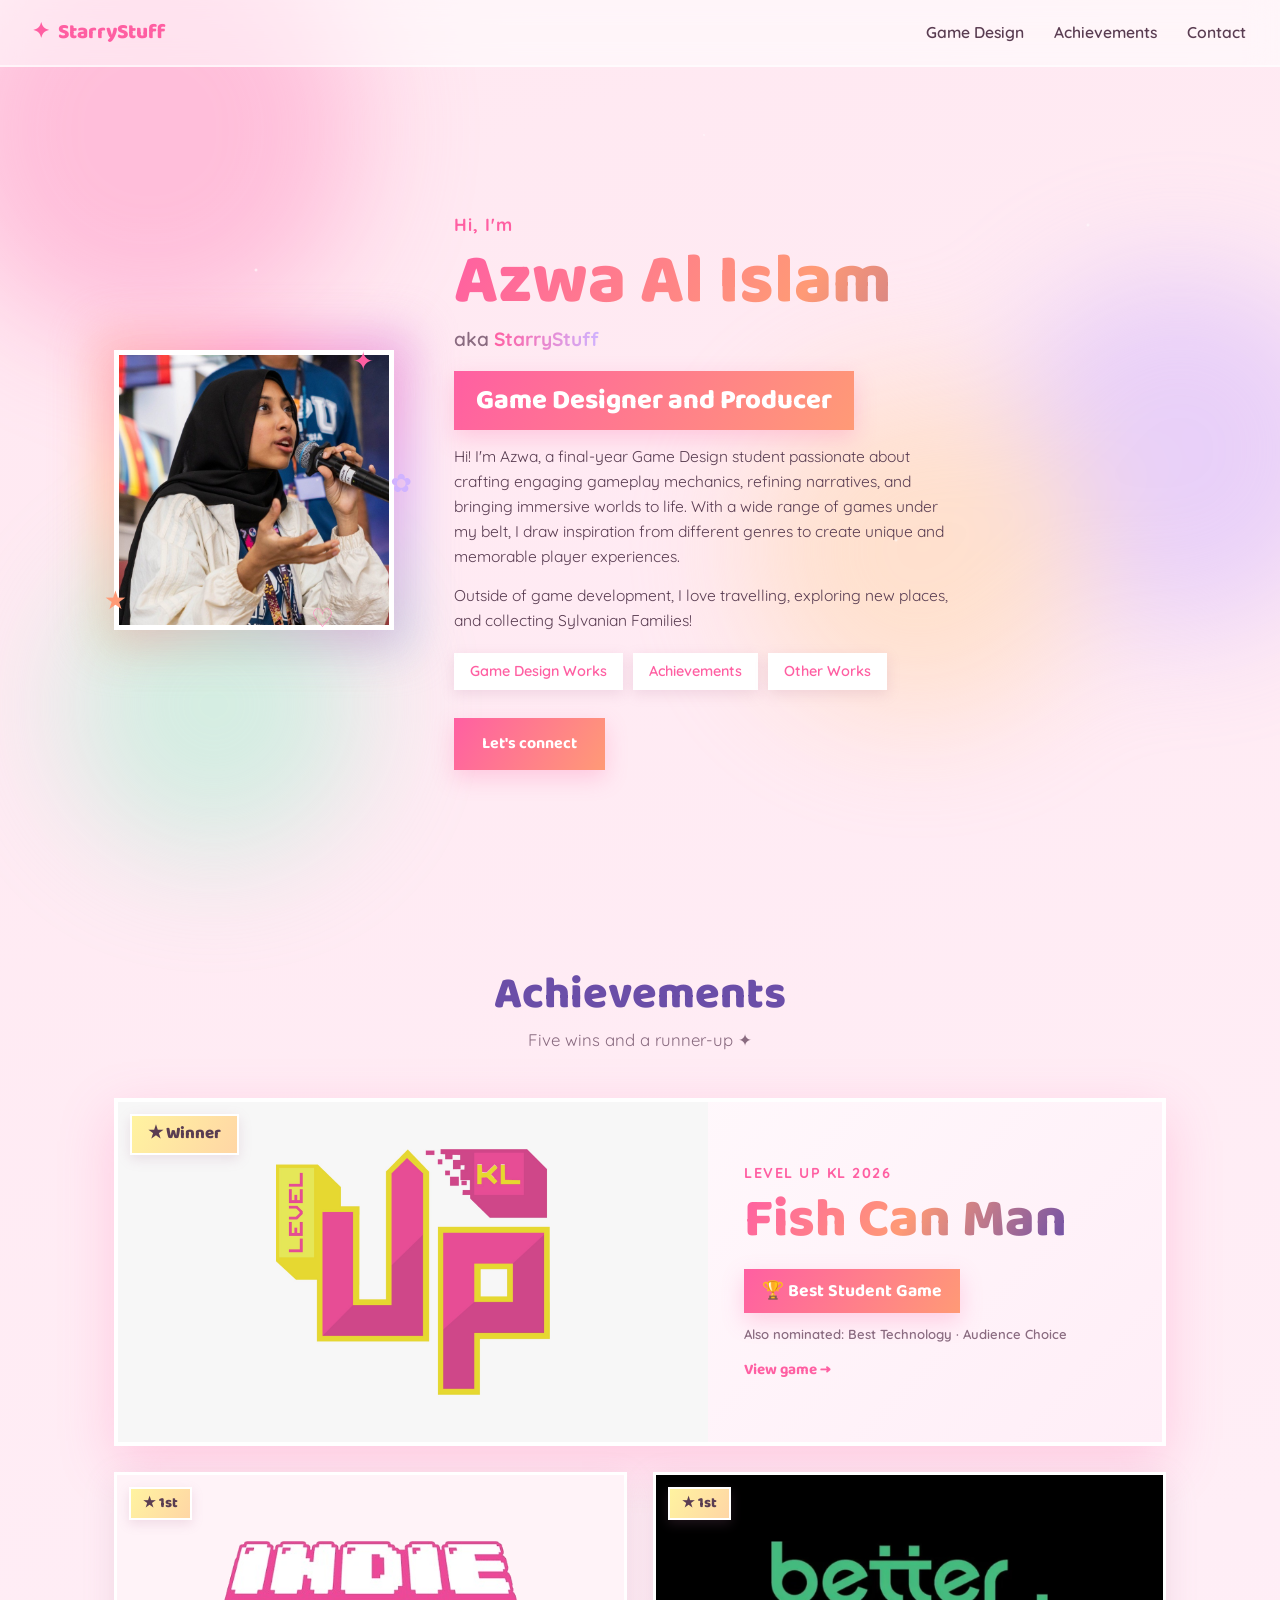
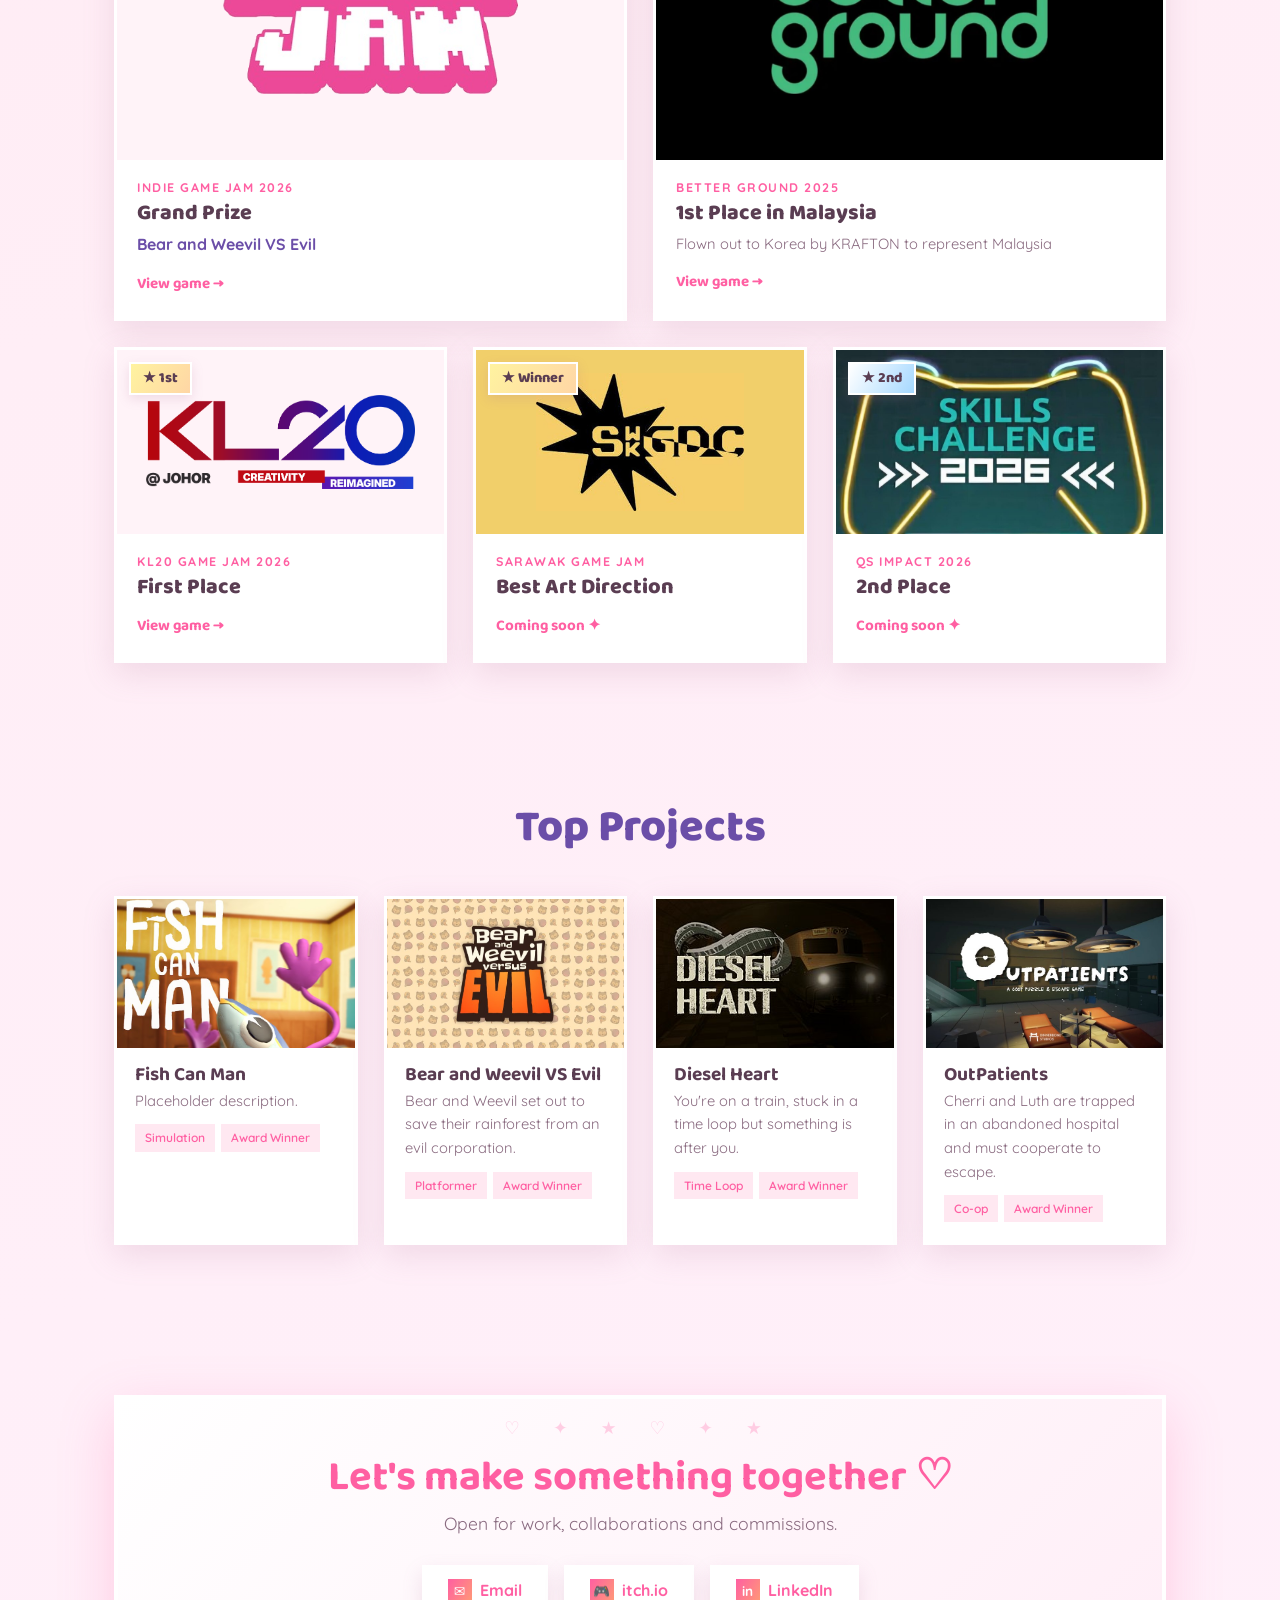
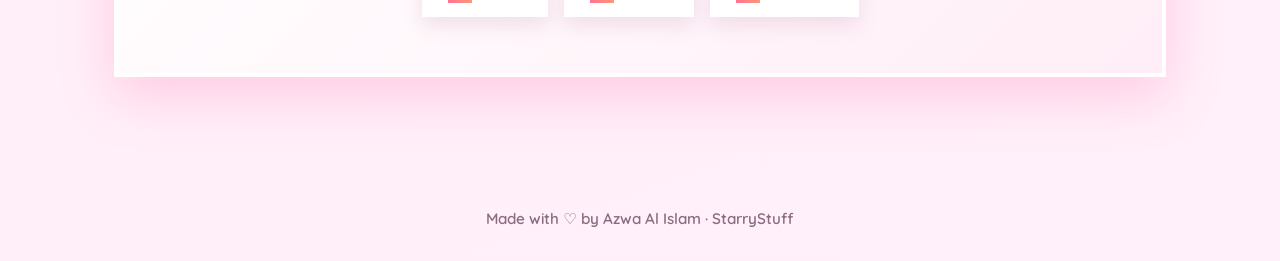
<file: index.html>
<!DOCTYPE html>
<html lang="en">
<head>
  <meta charset="UTF-8" />
  <meta name="viewport" content="width=device-width, initial-scale=1.0" />
  <title>Azwa Al Islam · StarryStuff</title>
  <link rel="preconnect" href="https://fonts.googleapis.com" />
  <link rel="preconnect" href="https://fonts.gstatic.com" crossorigin />
  <link href="https://fonts.googleapis.com/css2?family=Baloo+2:wght@500;600;700;800&family=Quicksand:wght@400;500;600;700&display=swap" rel="stylesheet" />
  <script>document.documentElement.classList.add("js");</script>
  <link rel="stylesheet" href="style.css" />
</head>
<body>
  <div class="bg-blobs" aria-hidden="true">
    <span class="blob blob-1"></span>
    <span class="blob blob-2"></span>
    <span class="blob blob-3"></span>
    <span class="blob blob-4"></span>
  </div>

  <div class="stars" aria-hidden="true"></div>

  <header class="nav" id="nav">
    <a href="#top" class="nav-logo">
      <span class="logo-star">✦</span>
      <span class="logo-text">StarryStuff</span>
    </a>
    <nav class="nav-links">
      <a href="game-design-works.html">Game Design</a>
      <a href="#awards">Achievements</a>
      <a href="#contact">Contact</a>
    </nav>
    <button class="nav-toggle" id="navToggle" aria-label="Toggle menu">
      <span></span><span></span><span></span>
    </button>
  </header>

  <main id="top">
    <section class="hero reveal">
      <div class="hero-art">
        <div class="avatar-frame">
          <div class="avatar-glow"></div>
          <div class="avatar">
            <img src="assets/pfp.png" alt="Azwa Al Islam" class="avatar-img" />
          </div>
          <span class="float-deco deco-1">✦</span>
          <span class="float-deco deco-2">★</span>
          <span class="float-deco deco-3">✿</span>
          <span class="float-deco deco-4">♡</span>
        </div>
      </div>
      <div class="hero-text">
        <p class="hero-eyebrow">Hi, I'm</p>
        <h1 class="hero-title">Azwa Al Islam</h1>
        <p class="hero-sub">aka <span class="grad-text">StarryStuff</span></p>
        <p class="hero-role">Game Designer and Producer</p>
        <p class="hero-desc">Hi! I'm Azwa, a final-year Game Design student passionate about crafting engaging gameplay mechanics, refining narratives, and bringing immersive worlds to life. With a wide range of games under my belt, I draw inspiration from different genres to create unique and memorable player experiences.</p>
        <p class="hero-desc">Outside of game development, I love travelling, exploring new places, and collecting Sylvanian Families!</p>
        <div class="hero-tags">
          <a href="game-design-works.html" class="pill">Game Design Works</a>
          <span class="pill">Achievements</span>
          <span class="pill">Other Works</span>
        </div>
        <div class="hero-cta">
          <a href="#contact" class="btn btn-primary">Let's connect</a>
        </div>
      </div>
    </section>

    <section class="section reveal" id="awards">
      <div class="section-head">
        <h2 class="section-title">Achievements</h2>
        <p class="section-desc">Five wins and a runner-up ✦</p>
      </div>

      <a class="card award-feature" href="fish-can-man.html">
        <div class="award-media has-logo" style="--logo-bg: #f7f7f7">
          <span class="award-rank">★ Winner</span>
          <img class="award-logo" src="assets/awards/level-up-kl.png" alt="Level Up KL logo" />
        </div>
        <div class="award-body">
          <p class="award-event">Level Up KL 2026</p>
          <h3>Fish Can Man</h3>
          <span class="award-prize">🏆 Best Student Game</span>
          <p class="award-nom">Also nominated: Best Technology · Audience Choice</p>
          <span class="award-go">View game →</span>
        </div>
      </a>

      <div class="grid grid-awards-2">
        <a class="card award-card tilt" href="bear-and-weevil.html">
          <div class="award-media has-logo" style="--logo-bg: #fff3f8">
            <span class="award-rank">★ 1st</span>
            <img class="award-logo" src="assets/awards/indie-jam.png" alt="Indie Jam logo" />
          </div>
          <div class="award-body">
            <p class="award-event">Indie Game Jam 2026</p>
            <h3>Grand Prize</h3>
            <p class="award-project">Bear and Weevil VS Evil</p>
            <span class="award-go">View game →</span>
          </div>
        </a>
        <a class="card award-card tilt" href="outpatients.html">
          <div class="award-media has-logo" style="--logo-bg: #000000">
            <span class="award-rank">★ 1st</span>
            <img class="award-logo" src="assets/awards/better-ground.png" alt="Better Ground logo" />
          </div>
          <div class="award-body">
            <p class="award-event">Better Ground 2025</p>
            <h3>1st Place in Malaysia</h3>
            <p class="award-note">Flown out to Korea by KRAFTON to represent Malaysia</p>
            <span class="award-go">View game →</span>
          </div>
        </a>
      </div>

      <div class="grid grid-awards-3">
        <a class="card award-card tilt" href="diesel-heart.html">
          <div class="award-media has-logo" style="--logo-bg: #fff3f8; --logo-pad: 12% 9%">
            <span class="award-rank">★ 1st</span>
            <img class="award-logo" src="assets/awards/kl20.png" alt="KL20 @ Johor logo" />
          </div>
          <div class="award-body">
            <p class="award-event">KL20 Game Jam 2026</p>
            <h3>First Place</h3>
            <span class="award-go">View game →</span>
          </div>
        </a>
        <a class="card award-card tilt" href="#" data-coming-soon>
          <div class="award-media has-logo" style="--logo-bg: #f1cf6a; --logo-pad: 7% 10%">
            <span class="award-rank">★ Winner</span>
            <img class="award-logo" src="assets/awards/sarawak-gdc.png" alt="Sarawak Game Developers Community logo" />
          </div>
          <div class="award-body">
            <p class="award-event">Sarawak Game Jam</p>
            <h3>Best Art Direction</h3>
            <span class="award-go">Coming soon ✦</span>
          </div>
        </a>
        <a class="card award-card tilt" href="#" data-coming-soon>
          <div class="award-media">
            <span class="award-rank rank-2">★ 2nd</span>
            <img src="assets/awards/skills-challenge-2026.jpg" alt="Skills Challenge 2026 poster" />
          </div>
          <div class="award-body">
            <p class="award-event">QS Impact 2026</p>
            <h3>2nd Place</h3>
            <span class="award-go">Coming soon ✦</span>
          </div>
        </a>
      </div>
    </section>

    <section class="section reveal" id="projects">
      <div class="section-head">
        <h2 class="section-title">Top Projects</h2>
      </div>
      <div class="grid grid-art">
        <a class="card card-game tilt" href="fish-can-man.html"><div class="card-thumb thumb-a has-img"><img class="card-img" src="assets/thumbs/fish-can-man.jpg" alt="Fish Can Man thumbnail" loading="lazy" style="object-position: 50% 15%" /><span class="play-badge">View ✦</span></div><div class="card-body"><h3>Fish Can Man</h3><p>Placeholder description.</p><div class="card-tags"><span>Simulation</span><span>Award Winner</span></div></div></a>
        <a class="card card-game tilt" href="bear-and-weevil.html"><div class="card-thumb thumb-b has-img"><img class="card-img" src="assets/thumbs/bear-and-weevil.jpg" alt="Bear and Weevil VS Evil thumbnail" loading="lazy" style="object-position: 50% 50%" /><span class="play-badge">View ✦</span></div><div class="card-body"><h3>Bear and Weevil VS Evil</h3><p>Bear and Weevil set out to save their rainforest from an evil corporation.</p><div class="card-tags"><span>Platformer</span><span>Award Winner</span></div></div></a>
        <a class="card card-game tilt" href="diesel-heart.html"><div class="card-thumb thumb-c has-img"><img class="card-img" src="assets/thumbs/diesel-heart.jpg" alt="Diesel Heart thumbnail" loading="lazy" style="object-position: 50% 50%" /><span class="play-badge">View ✦</span></div><div class="card-body"><h3>Diesel Heart</h3><p>You're on a train, stuck in a time loop but something is after you.</p><div class="card-tags"><span>Time Loop</span><span>Award Winner</span></div></div></a>
        <a class="card card-game tilt" href="outpatients.html"><div class="card-thumb thumb-d has-img"><img class="card-img" src="assets/thumbs/outpatients.jpg" alt="OutPatients thumbnail" loading="lazy" style="object-position: 50% 50%" /><span class="play-badge">View ✦</span></div><div class="card-body"><h3>OutPatients</h3><p>Cherri and Luth are trapped in an abandoned hospital and must cooperate to escape.</p><div class="card-tags"><span>Co-op</span><span>Award Winner</span></div></div></a>
      </div>
    </section>

    <section class="section section-contact reveal" id="contact">
      <div class="contact-card">
        <h2 class="contact-title">Let's make something together ♡</h2>
        <p class="contact-desc">Open for work, collaborations and commissions.</p>
        <div class="contact-links">
          <a href="https://mail.google.com/mail/?view=cm&fs=1&to=islam.azwa@gmail.com&su=Hello%20Azwa" target="_blank" rel="noopener" class="contact-btn"><span class="cb-icon">✉</span> Email</a>
          <a href="https://starrystuff.itch.io/" target="_blank" rel="noopener" class="contact-btn"><span class="cb-icon">🎮</span> itch.io</a>
          <a href="https://www.linkedin.com/in/azwa-al-islam/" target="_blank" rel="noopener" class="contact-btn"><span class="cb-icon">in</span> LinkedIn</a>
        </div>
      </div>
    </section>
  </main>

  <footer class="footer">
    <p>Made with ♡ by Azwa Al Islam · StarryStuff</p>
  </footer>

  <div class="modal" id="comingSoon" hidden role="dialog" aria-modal="true" aria-labelledby="comingSoonTitle">
    <div class="modal-box">
      <button class="modal-x" type="button" aria-label="Close">×</button>
      <h3 id="comingSoonTitle">Coming soon ✦</h3>
      <p>This page hasn't been updated yet. Check back soon!</p>
      <button class="btn btn-primary modal-ok" type="button">Okay</button>
    </div>
  </div>

  <script src="script.js"></script>
</body>
</html>
</file>
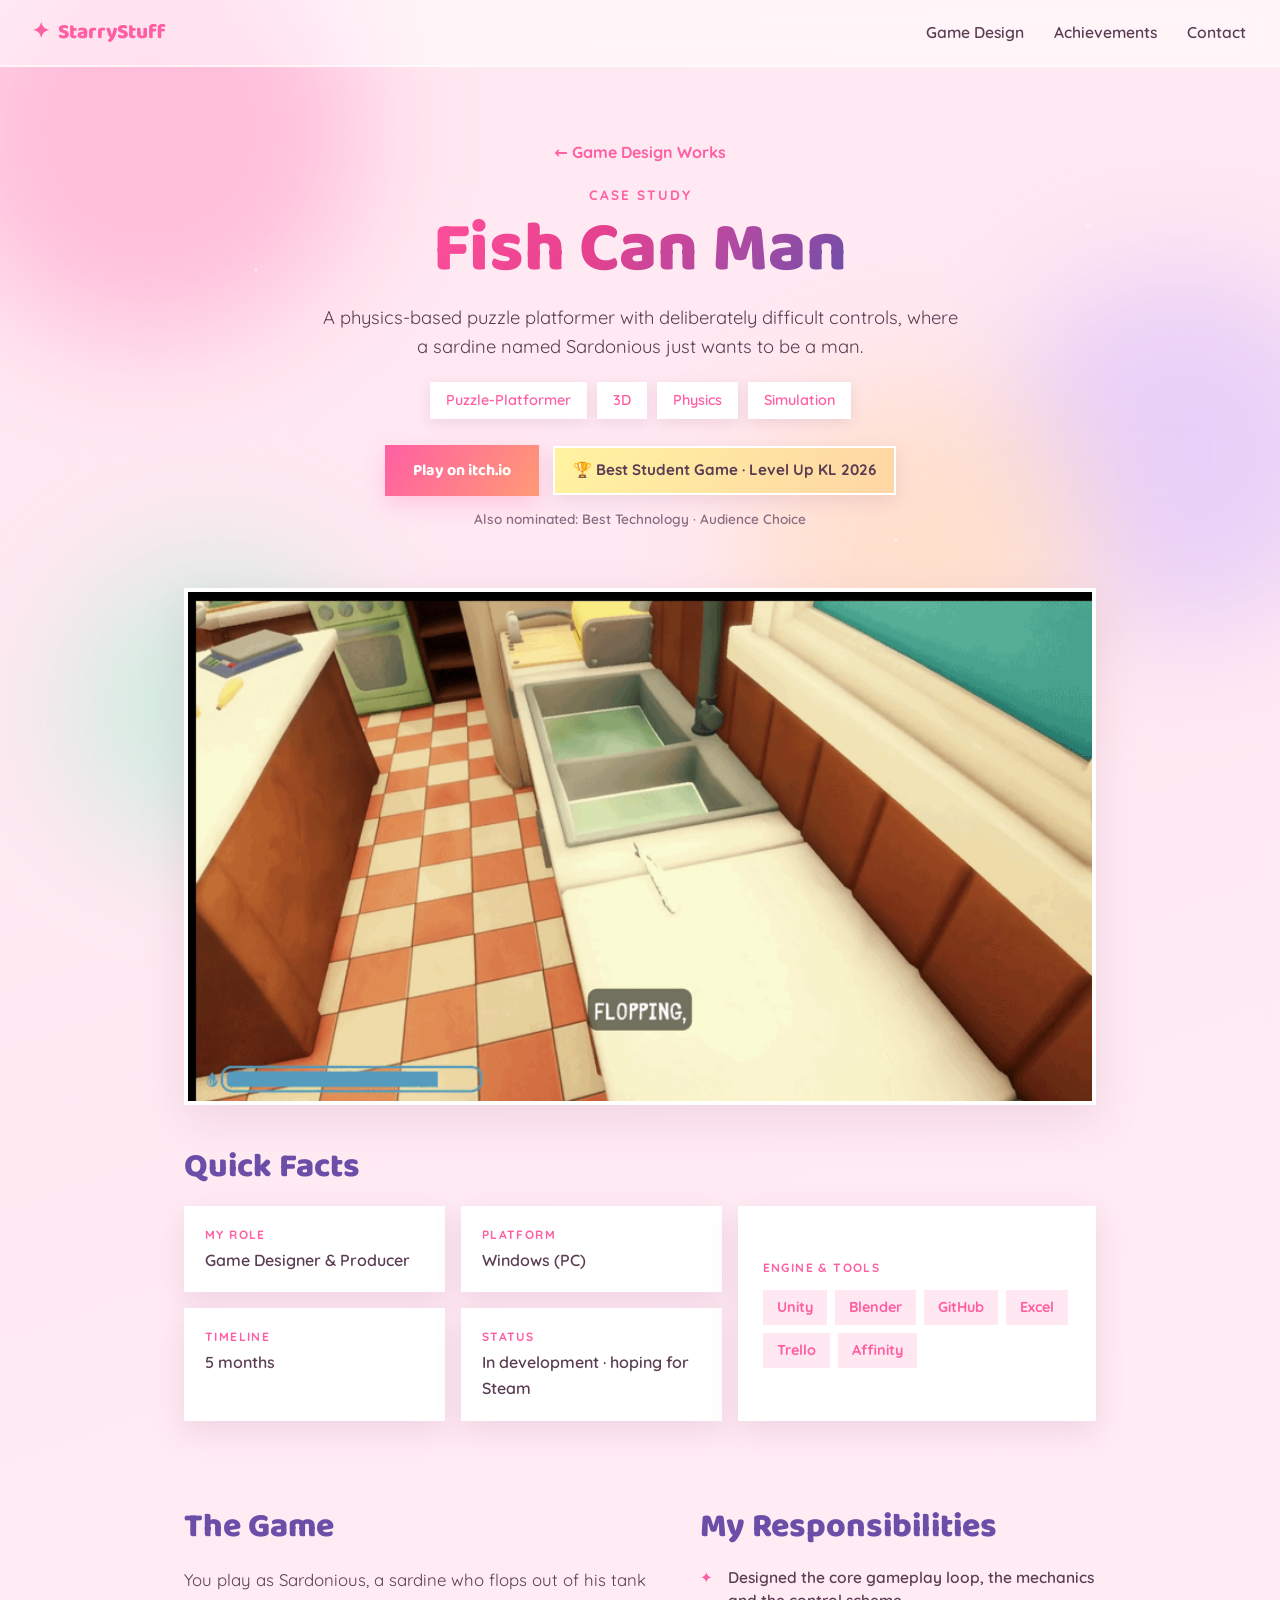
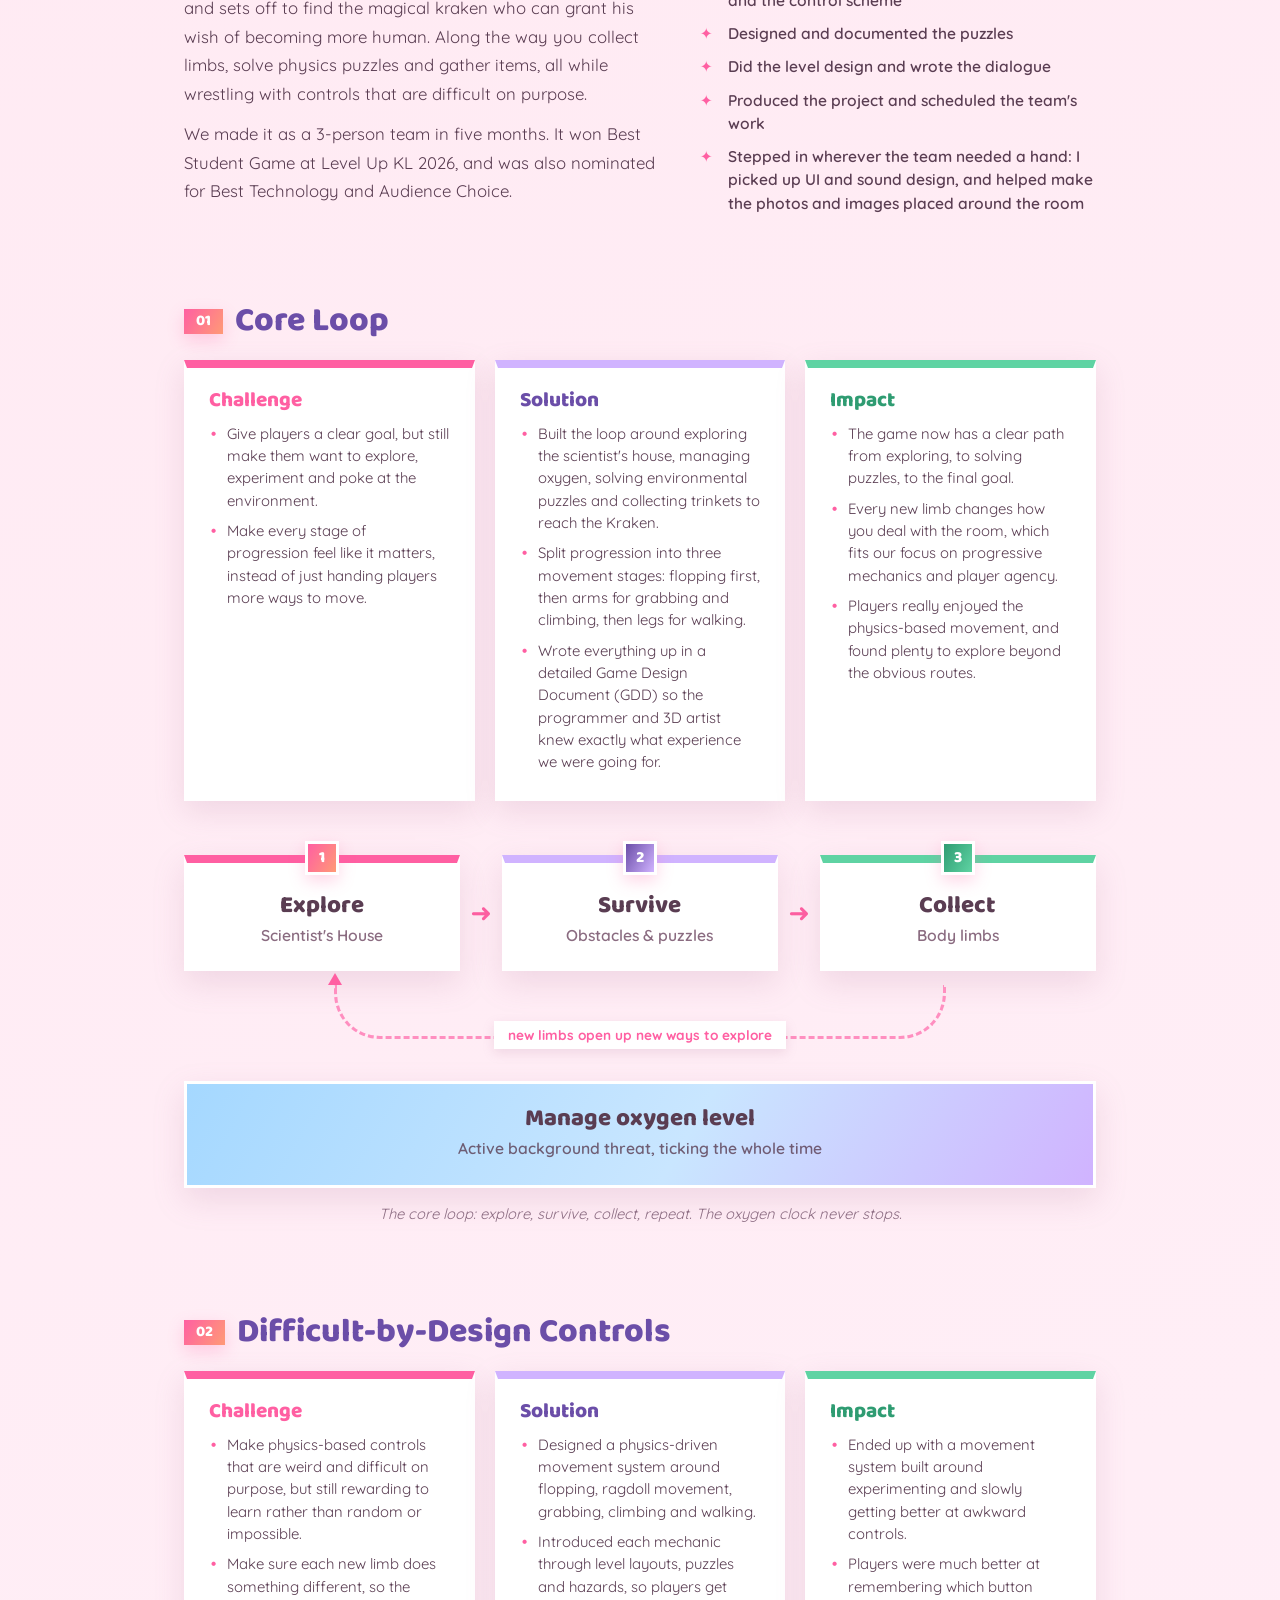
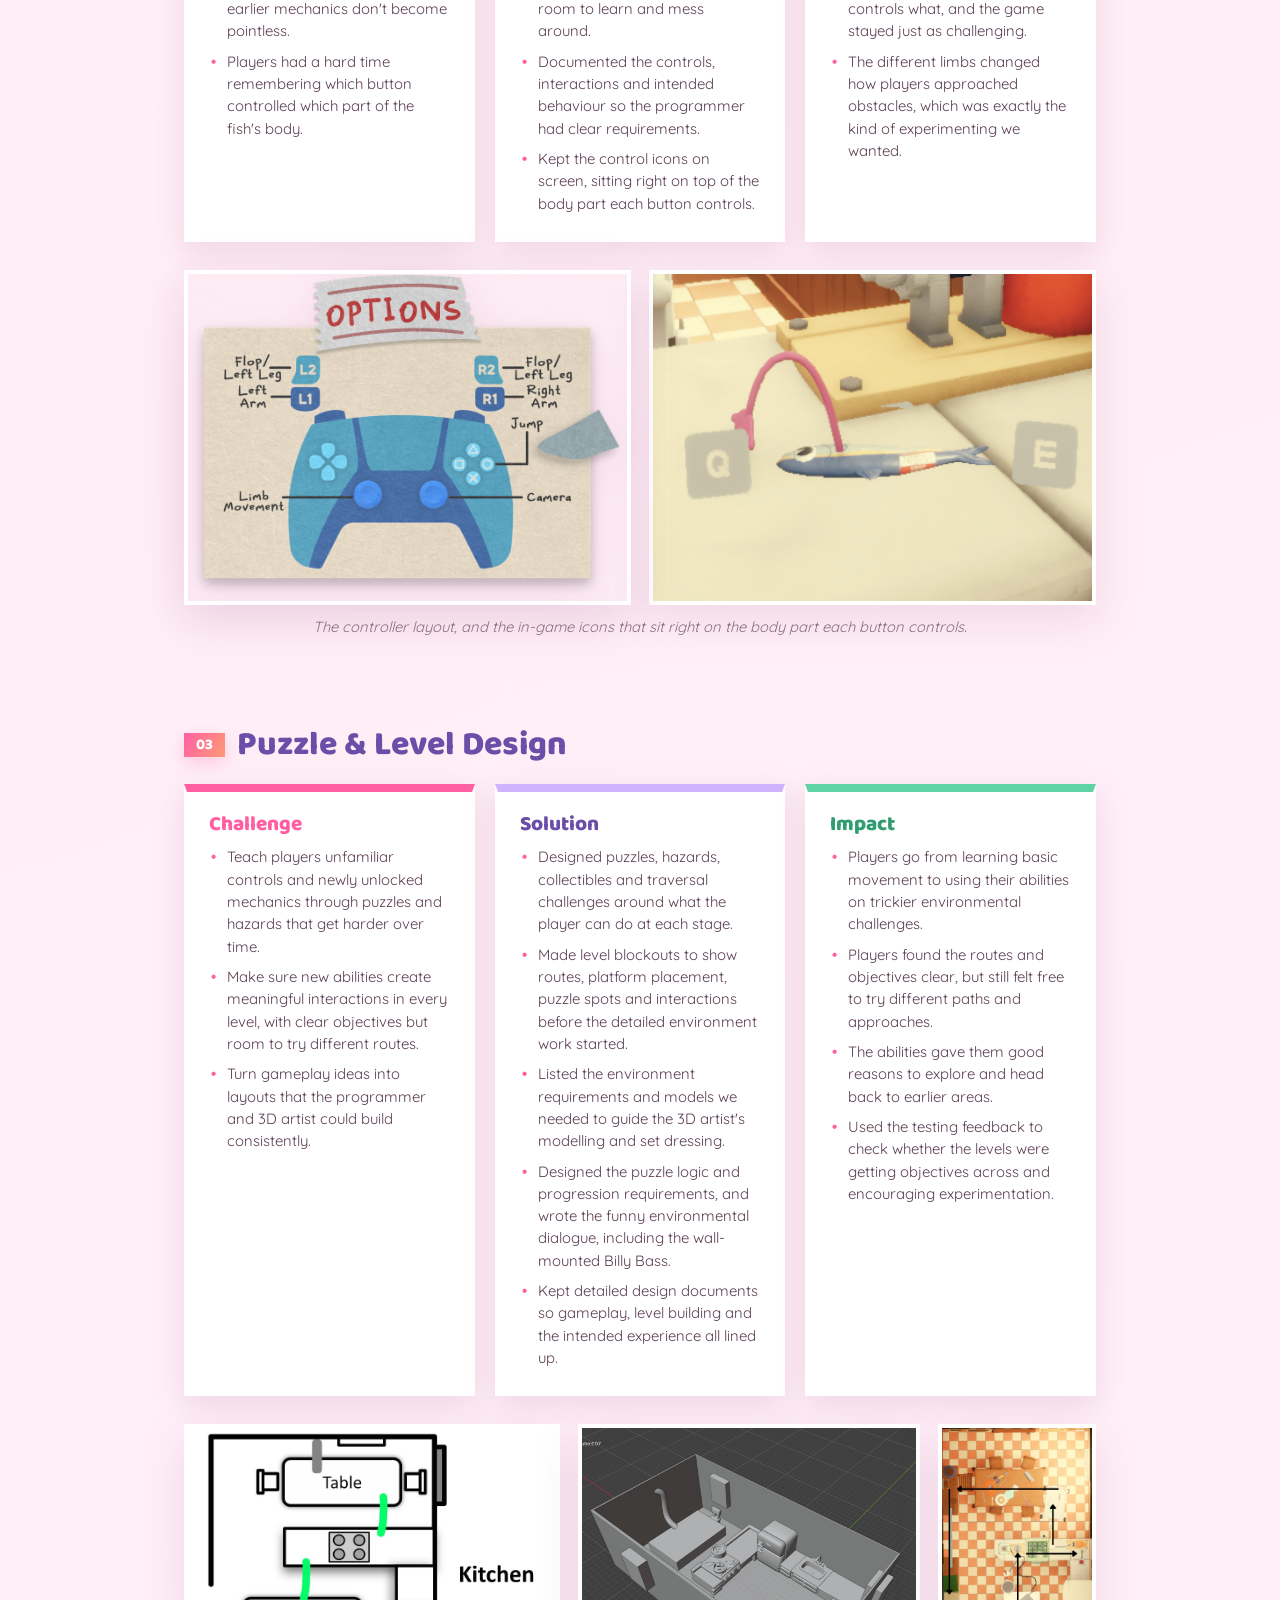
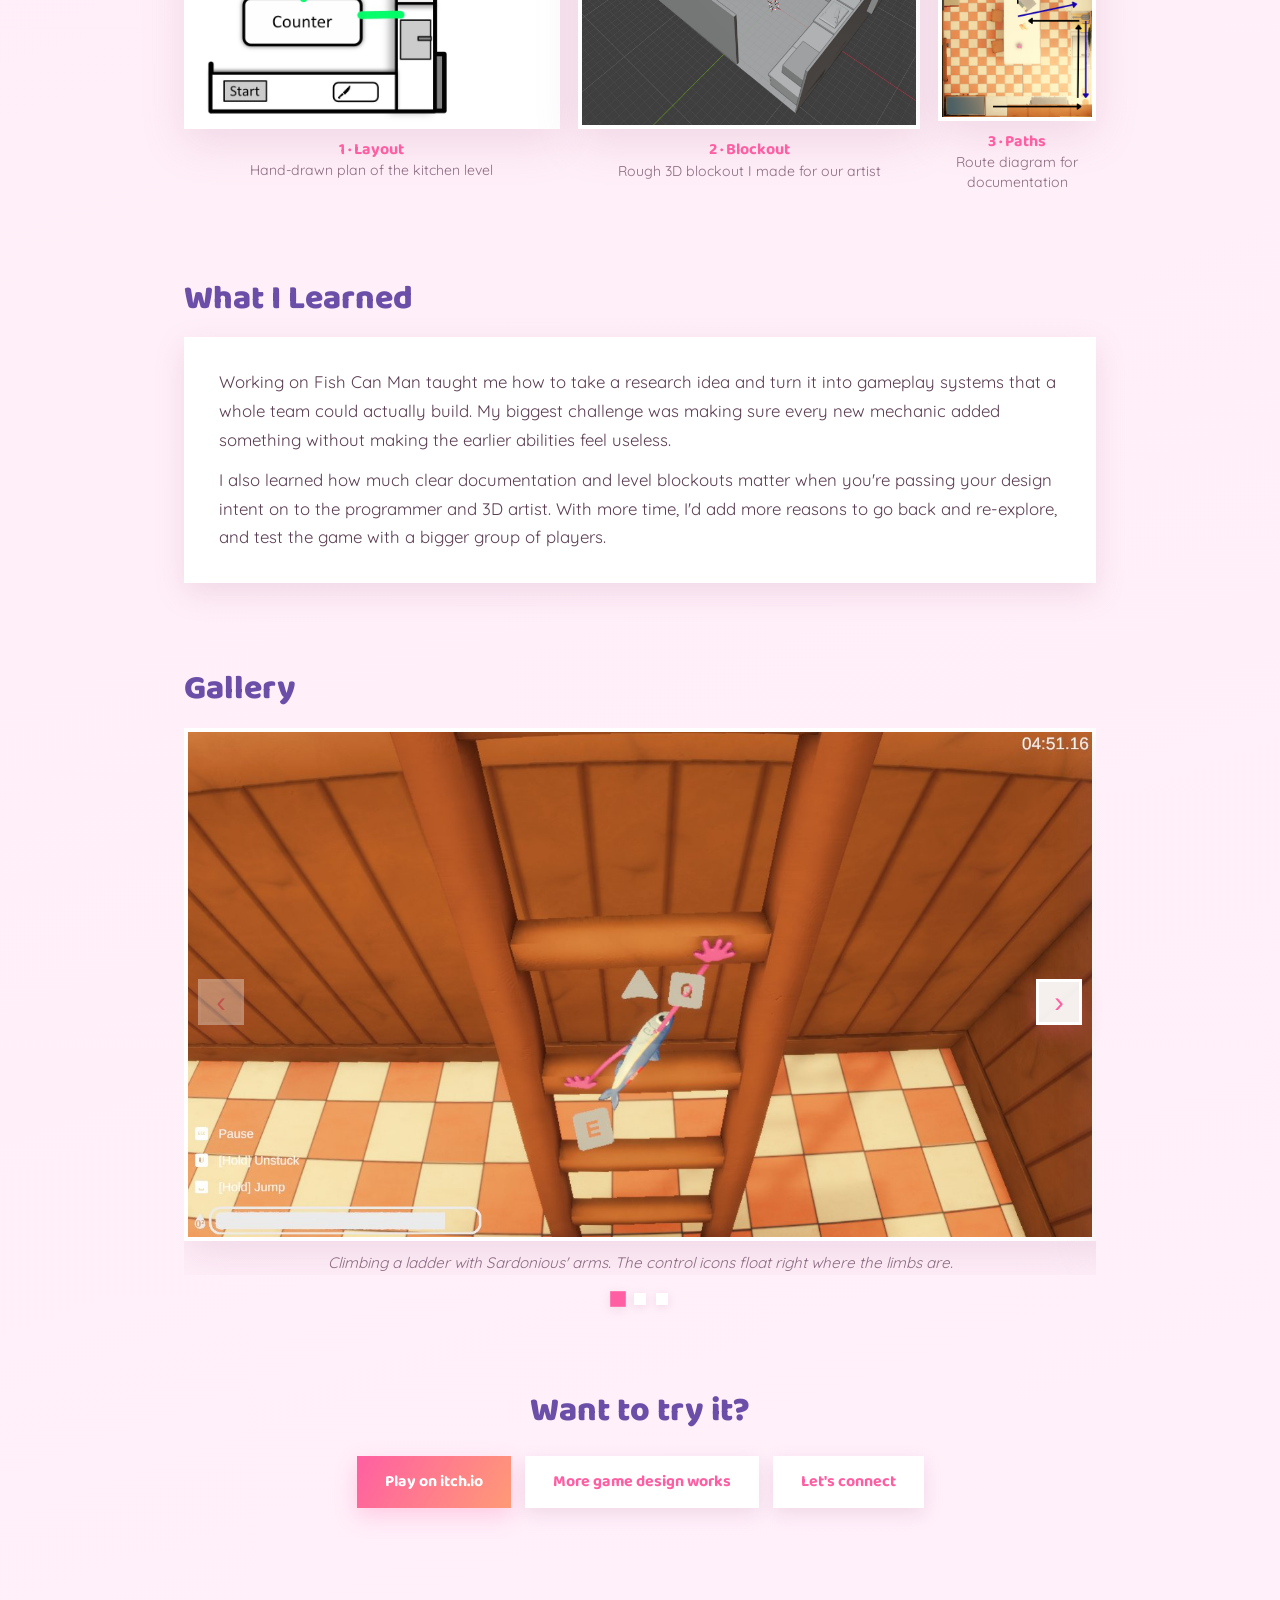
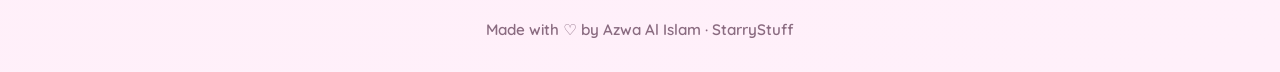
<file: fish-can-man.html>
<!DOCTYPE html>
<html lang="en">
<head>
  <meta charset="UTF-8" />
  <meta name="viewport" content="width=device-width, initial-scale=1.0" />
  <title>Fish Can Man · Azwa Al Islam</title>
  <link rel="preconnect" href="https://fonts.googleapis.com" />
  <link rel="preconnect" href="https://fonts.gstatic.com" crossorigin />
  <link href="https://fonts.googleapis.com/css2?family=Baloo+2:wght@500;600;700;800&family=Quicksand:wght@400;500;600;700&display=swap" rel="stylesheet" />
  <script>document.documentElement.classList.add("js");</script>
  <link rel="stylesheet" href="style.css" />
</head>
<body>
  <div class="bg-blobs" aria-hidden="true">
    <span class="blob blob-1"></span>
    <span class="blob blob-2"></span>
    <span class="blob blob-3"></span>
    <span class="blob blob-4"></span>
  </div>

  <div class="stars" aria-hidden="true"></div>

  <header class="nav" id="nav">
    <a href="index.html" class="nav-logo">
      <span class="logo-star">✦</span>
      <span class="logo-text">StarryStuff</span>
    </a>
    <nav class="nav-links">
      <a href="game-design-works.html">Game Design</a>
      <a href="index.html#awards">Achievements</a>
      <a href="index.html#contact">Contact</a>
    </nav>
    <button class="nav-toggle" id="navToggle" aria-label="Toggle menu">
      <span></span><span></span><span></span>
    </button>
  </header>

  <main id="top" class="cs">

    <!-- HERO -->
    <section class="cs-hero reveal">
      <a href="game-design-works.html" class="back-link">← Game Design Works</a>
      <p class="cs-eyebrow">Case Study</p>
      <h1 class="page-title">Fish Can Man</h1>
      <p class="cs-tagline">A physics-based puzzle platformer with deliberately difficult controls, where a sardine named Sardonious just wants to be a man.</p>
      <div class="hero-tags cs-chips">
        <span class="pill">Puzzle-Platformer</span>
        <span class="pill">3D</span>
        <span class="pill">Physics</span>
        <span class="pill">Simulation</span>
      </div>
      <div class="cs-cta">
        <a href="https://starrystuff.itch.io/fish-can-man" target="_blank" rel="noopener" class="btn btn-primary">Play on itch.io</a>
        <span class="cs-award">🏆 Best Student Game · Level Up KL 2026</span>
      </div>
      <p class="cs-nom">Also nominated: Best Technology · Audience Choice</p>
    </section>

    <!-- COVER IMAGE -->
    <section class="reveal">
      <div class="cs-media cs-media-hero">
        <div class="cs-media-ph"><span>✦</span><p>Fish Can Man</p></div>
        <img class="cs-cover" hidden src="assets/fish-can-man/cover.jpg" data-alt="assets/cover.jpg,cover.jpg,assets/fish-can-man/cover.gif" alt="Fish Can Man gameplay: Sardonious the sardine in the scientist's kitchen"
             onload="this.hidden=false;var p=this.previousElementSibling;if(p)p.hidden=true"
             onerror="var f=(this.dataset.alt||'').split(',').filter(Boolean);if(f.length){this.dataset.alt=f.slice(1).join(',');this.src=f[0]}else{this.remove()}" />
      </div>
    </section>

    <!-- QUICK FACTS -->
    <section class="cs-section reveal">
      <h2 class="cs-h2">Quick Facts</h2>
      <div class="cs-facts-layout">
        <dl class="cs-facts">
          <div><dt>My role</dt><dd>Game Designer &amp; Producer</dd></div>
          <div><dt>Platform</dt><dd>Windows (PC)</dd></div>
          <div><dt>Timeline</dt><dd>5 months</dd></div>
          <div><dt>Status</dt><dd>In development · hoping for Steam</dd></div>
        </dl>
        <div class="cs-tools">
          <p class="cs-tools-title">Engine &amp; Tools</p>
          <ul class="cs-tool-list">
            <li>Unity</li>
            <li>Blender</li>
            <li>GitHub</li>
            <li>Excel</li>
            <li>Trello</li>
            <li>Affinity</li>
          </ul>
        </div>
      </div>
    </section>

    <!-- SUMMARY -->
    <section class="cs-section cs-two reveal">
      <div>
        <h2 class="cs-h2">The Game</h2>
        <p class="cs-p">You play as Sardonious, a sardine who flops out of his tank and sets off to find the magical kraken who can grant his wish of becoming more human. Along the way you collect limbs, solve physics puzzles and gather items, all while wrestling with controls that are difficult on purpose.</p>
        <p class="cs-p">We made it as a 3-person team in five months. It won Best Student Game at Level Up KL 2026, and was also nominated for Best Technology and Audience Choice.</p>
      </div>
      <div>
        <h2 class="cs-h2">My Responsibilities</h2>
        <ul class="cs-list">
          <li>Designed the core gameplay loop, the mechanics and the control scheme</li>
          <li>Designed and documented the puzzles</li>
          <li>Did the level design and wrote the dialogue</li>
          <li>Produced the project and scheduled the team's work</li>
          <li>Stepped in wherever the team needed a hand: I picked up UI and sound design, and helped make the photos and images placed around the room</li>
        </ul>
      </div>
    </section>

    <!-- CASE STUDY 1 -->
    <section class="cs-section reveal">
      <h2 class="cs-h2"><span class="cs-num">01</span> Core Loop</h2>
      <div class="cs-cps">
        <article class="cs-card cs-challenge">
          <h3>Challenge</h3>
          <ul>
            <li>Give players a clear goal, but still make them want to explore, experiment and poke at the environment.</li>
            <li>Make every stage of progression feel like it matters, instead of just handing players more ways to move.</li>
          </ul>
        </article>
        <article class="cs-card cs-solution">
          <h3>Solution</h3>
          <ul>
            <li>Built the loop around exploring the scientist's house, managing oxygen, solving environmental puzzles and collecting trinkets to reach the Kraken.</li>
            <li>Split progression into three movement stages: flopping first, then arms for grabbing and climbing, then legs for walking.</li>
            <li>Wrote everything up in a detailed Game Design Document (GDD) so the programmer and 3D artist knew exactly what experience we were going for.</li>
          </ul>
        </article>
        <article class="cs-card cs-impact">
          <h3>Impact</h3>
          <ul>
            <li>The game now has a clear path from exploring, to solving puzzles, to the final goal.</li>
            <li>Every new limb changes how you deal with the room, which fits our focus on progressive mechanics and player agency.</li>
            <li>Players really enjoyed the physics-based movement, and found plenty to explore beyond the obvious routes.</li>
          </ul>
        </article>
      </div>
      <figure class="loop" aria-label="Core loop diagram: explore the scientist's house, survive obstacles and puzzles, collect body limbs, then repeat, while managing oxygen the whole time">
        <div class="loop-flow">
          <div class="loop-node loop-n1">
            <span class="loop-step">1</span>
            <h4>Explore</h4>
            <p>Scientist's House</p>
          </div>
          <span class="loop-arrow" aria-hidden="true">➜</span>
          <div class="loop-node loop-n2">
            <span class="loop-step">2</span>
            <h4>Survive</h4>
            <p>Obstacles &amp; puzzles</p>
          </div>
          <span class="loop-arrow" aria-hidden="true">➜</span>
          <div class="loop-node loop-n3">
            <span class="loop-step">3</span>
            <h4>Collect</h4>
            <p>Body limbs</p>
          </div>
        </div>
        <div class="loop-return" aria-hidden="true"><span>new limbs open up new ways to explore</span></div>
        <div class="loop-oxygen">
          <span class="loop-bubbles" aria-hidden="true"><i></i><i></i><i></i><i></i><i></i></span>
          <h4>Manage oxygen level</h4>
          <p>Active background threat, ticking the whole time</p>
        </div>
        <figcaption>The core loop: explore, survive, collect, repeat. The oxygen clock never stops.</figcaption>
      </figure>
    </section>

    <!-- CASE STUDY 2 -->
    <section class="cs-section reveal">
      <h2 class="cs-h2"><span class="cs-num">02</span> Difficult-by-Design Controls</h2>
      <div class="cs-cps">
        <article class="cs-card cs-challenge">
          <h3>Challenge</h3>
          <ul>
            <li>Make physics-based controls that are weird and difficult on purpose, but still rewarding to learn rather than random or impossible.</li>
            <li>Make sure each new limb does something different, so the earlier mechanics don't become pointless.</li>
            <li>Players had a hard time remembering which button controlled which part of the fish's body.</li>
          </ul>
        </article>
        <article class="cs-card cs-solution">
          <h3>Solution</h3>
          <ul>
            <li>Designed a physics-driven movement system around flopping, ragdoll movement, grabbing, climbing and walking.</li>
            <li>Introduced each mechanic through level layouts, puzzles and hazards, so players get room to learn and mess around.</li>
            <li>Documented the controls, interactions and intended behaviour so the programmer had clear requirements.</li>
            <li>Kept the control icons on screen, sitting right on top of the body part each button controls.</li>
          </ul>
        </article>
        <article class="cs-card cs-impact">
          <h3>Impact</h3>
          <ul>
            <li>Ended up with a movement system built around experimenting and slowly getting better at awkward controls.</li>
            <li>Players were much better at remembering which button controls what, and the game stayed just as challenging.</li>
            <li>The different limbs changed how players approached obstacles, which was exactly the kind of experimenting we wanted.</li>
          </ul>
        </article>
      </div>
      <figure class="cs-media cs-pair">
        <div class="cs-pair-grid">
          <img class="cs-pair-paper" src="assets/fish-can-man/controls-controller.png" alt="Controller layout: L2 and R2 flop and move the legs, L1 and R1 move the left and right arms, the left stick moves the limbs, the right stick moves the camera and the circle button jumps" />
          <img class="cs-pair-shot" src="assets/fish-can-man/controls-icons.png" alt="In-game screenshot: the Q and E control icons float on screen next to the body part each one controls" />
        </div>
        <figcaption>The controller layout, and the in-game icons that sit right on the body part each button controls.</figcaption>
      </figure>
    </section>

    <!-- CASE STUDY 3 -->
    <section class="cs-section reveal">
      <h2 class="cs-h2"><span class="cs-num">03</span> Puzzle &amp; Level Design</h2>
      <div class="cs-cps">
        <article class="cs-card cs-challenge">
          <h3>Challenge</h3>
          <ul>
            <li>Teach players unfamiliar controls and newly unlocked mechanics through puzzles and hazards that get harder over time.</li>
            <li>Make sure new abilities create meaningful interactions in every level, with clear objectives but room to try different routes.</li>
            <li>Turn gameplay ideas into layouts that the programmer and 3D artist could build consistently.</li>
          </ul>
        </article>
        <article class="cs-card cs-solution">
          <h3>Solution</h3>
          <ul>
            <li>Designed puzzles, hazards, collectibles and traversal challenges around what the player can do at each stage.</li>
            <li>Made level blockouts to show routes, platform placement, puzzle spots and interactions before the detailed environment work started.</li>
            <li>Listed the environment requirements and models we needed to guide the 3D artist's modelling and set dressing.</li>
            <li>Designed the puzzle logic and progression requirements, and wrote the funny environmental dialogue, including the wall-mounted Billy Bass.</li>
            <li>Kept detailed design documents so gameplay, level building and the intended experience all lined up.</li>
          </ul>
        </article>
        <article class="cs-card cs-impact">
          <h3>Impact</h3>
          <ul>
            <li>Players go from learning basic movement to using their abilities on trickier environmental challenges.</li>
            <li>Players found the routes and objectives clear, but still felt free to try different paths and approaches.</li>
            <li>The abilities gave them good reasons to explore and head back to earlier areas.</li>
            <li>Used the testing feedback to check whether the levels were getting objectives across and encouraging experimentation.</li>
          </ul>
        </article>
      </div>
      <div class="cs-trio">
        <figure class="cs-trio-item" style="--grow: 1.24">
          <img src="assets/fish-can-man/level-layout.jpg" alt="Hand-drawn top-down layout of the kitchen level, showing the table, stove, counter, fridge and the start point, with the planned route in green" />
          <figcaption><strong>1 · Layout</strong>Hand-drawn plan of the kitchen level</figcaption>
        </figure>
        <figure class="cs-trio-item" style="--grow: 1.13">
          <img src="assets/fish-can-man/level-blockout.jpg" alt="Grey 3D blockout of the kitchen in Blender, with the table, stove, fridge, sink and counters" />
          <figcaption><strong>2 · Blockout</strong>Rough 3D blockout I made for our artist</figcaption>
        </figure>
        <figure class="cs-trio-item" style="--grow: 0.52">
          <img src="assets/fish-can-man/level-path.png" alt="Top-down view of the finished kitchen with arrows showing the paths a player can take" />
          <figcaption><strong>3 · Paths</strong>Route diagram for documentation</figcaption>
        </figure>
      </div>
    </section>

    <!-- REFLECTION -->
    <section class="cs-section reveal">
      <h2 class="cs-h2">What I Learned</h2>
      <div class="cs-reflect">
        <p class="cs-p">Working on Fish Can Man taught me how to take a research idea and turn it into gameplay systems that a whole team could actually build. My biggest challenge was making sure every new mechanic added something without making the earlier abilities feel useless.</p>
        <p class="cs-p">I also learned how much clear documentation and level blockouts matter when you're passing your design intent on to the programmer and 3D artist. With more time, I'd add more reasons to go back and re-explore, and test the game with a bigger group of players.</p>
      </div>
    </section>

    <!-- GALLERY -->
    <section class="cs-section reveal" id="gallery">
      <h2 class="cs-h2">Gallery</h2>
      <div class="gallery" data-gallery>
        <div class="gallery-viewport">
          <div class="gallery-track">
            <figure class="gallery-slide">
              <img src="assets/fish-can-man/gallery-ladder.jpg" alt="Sardonious the sardine climbing a wooden ladder, with the Q and E control icons floating over his two arms" loading="lazy" />
              <figcaption>Climbing a ladder with Sardonious' arms. The control icons float right where the limbs are.</figcaption>
            </figure>
            <figure class="gallery-slide">
              <img src="assets/fish-can-man/gallery-kitchen.jpg" alt="Sardonious flopping across a kitchen counter, with the oxygen bar at the bottom left of the screen" loading="lazy" />
              <figcaption>Flopping across the kitchen counter while the oxygen bar slowly drains.</figcaption>
            </figure>
            <figure class="gallery-slide">
              <img src="assets/fish-can-man/gallery-level-up-kl.jpg" alt="On stage at Level Up KL 2026 with the Fish Can Man Best Student Game Winner screen behind" loading="lazy" />
              <figcaption>On stage at Level Up KL 2026, picking up Best Student Game.</figcaption>
            </figure>
          </div>
          <button class="gallery-btn gallery-prev" type="button" aria-label="Previous image">‹</button>
          <button class="gallery-btn gallery-next" type="button" aria-label="Next image">›</button>
        </div>
        <div class="gallery-dots" aria-hidden="true"></div>
      </div>
    </section>

    <!-- CLOSING -->
    <section class="cs-section cs-closing reveal">
      <h2 class="cs-h2">Want to try it?</h2>
      <div class="cs-cta cs-cta-center">
        <a href="https://starrystuff.itch.io/fish-can-man" target="_blank" rel="noopener" class="btn btn-primary">Play on itch.io</a>
        <a href="game-design-works.html" class="btn btn-ghost">More game design works</a>
        <a href="index.html#contact" class="btn btn-ghost">Let's connect</a>
      </div>
    </section>
  </main>

  <footer class="footer">
    <p>Made with ♡ by Azwa Al Islam · StarryStuff</p>
  </footer>

  <script src="script.js"></script>
</body>
</html>
</file>
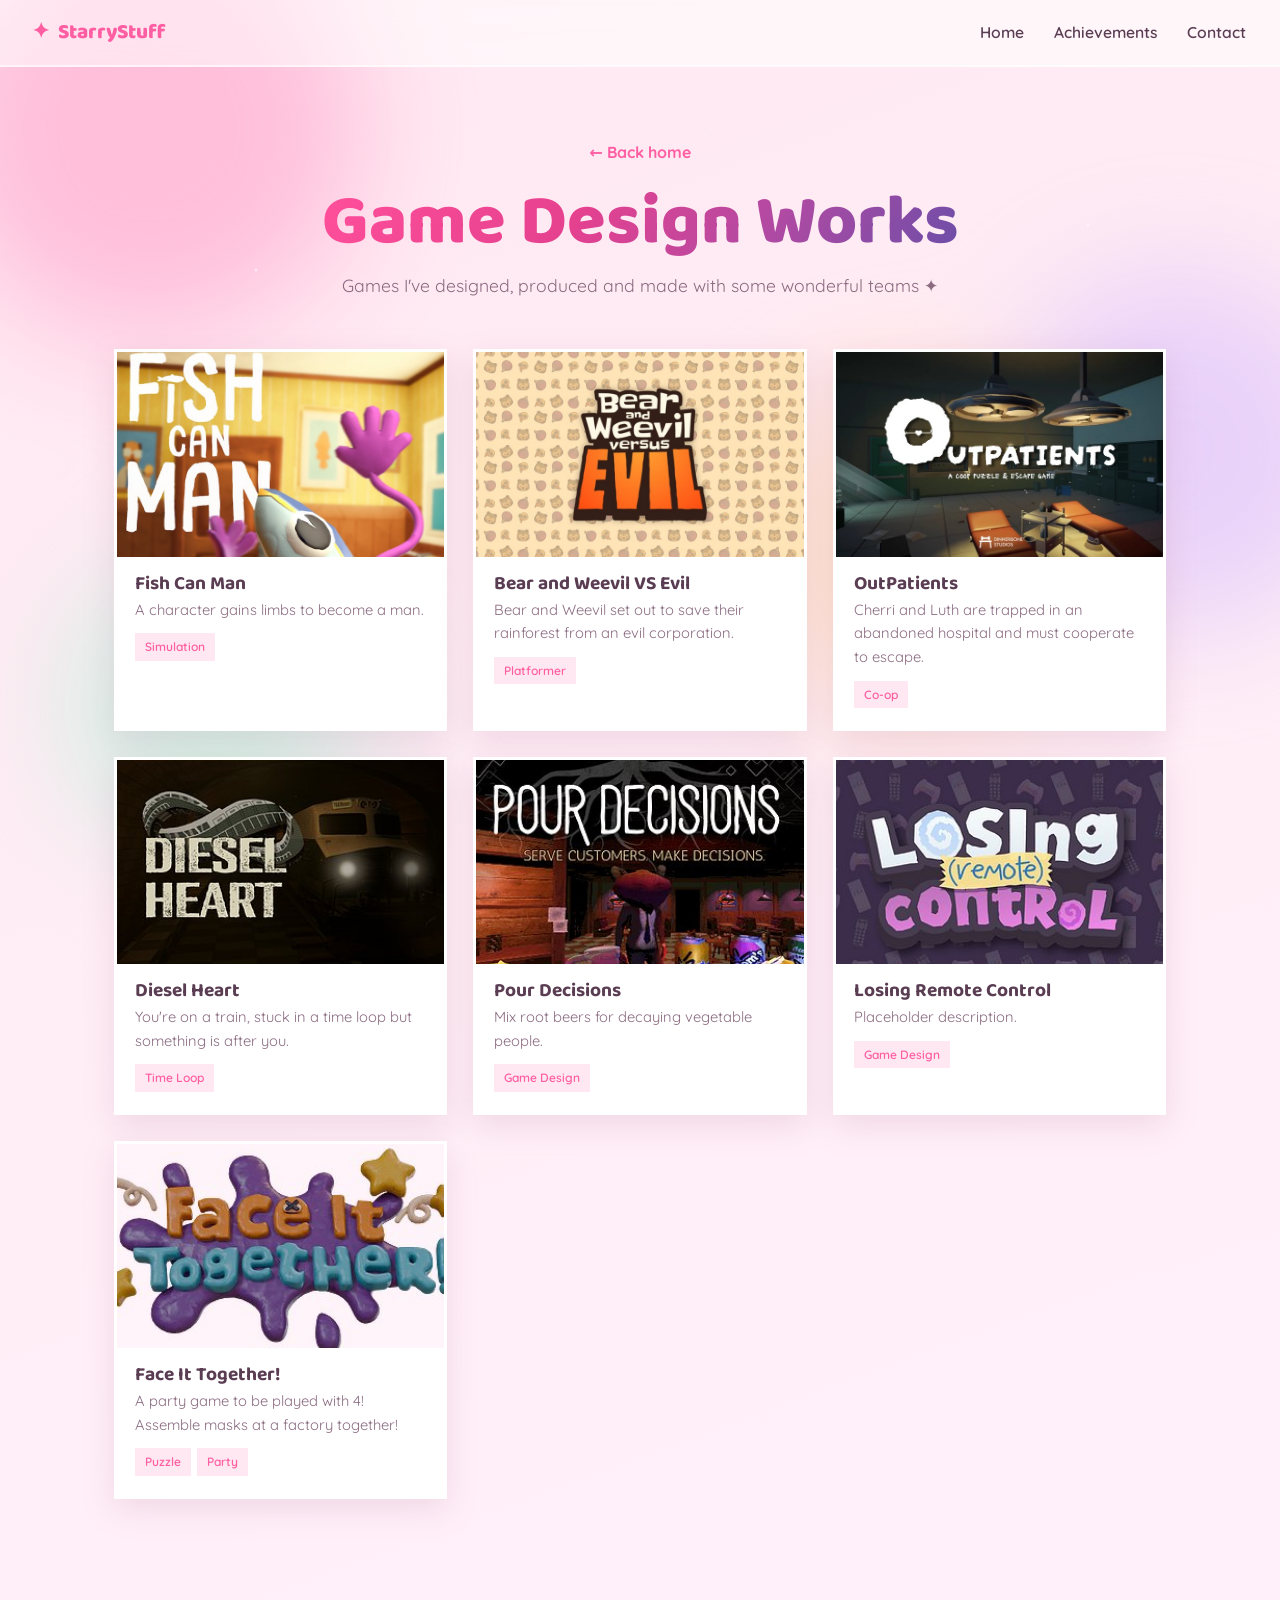
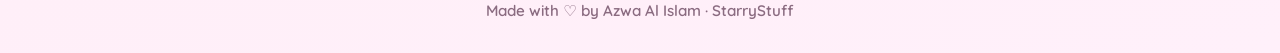
<file: game-design-works.html>
<!DOCTYPE html>
<html lang="en">
<head>
  <meta charset="UTF-8" />
  <meta name="viewport" content="width=device-width, initial-scale=1.0" />
  <title>Game Design Works · Azwa Al Islam</title>
  <link rel="preconnect" href="https://fonts.googleapis.com" />
  <link rel="preconnect" href="https://fonts.gstatic.com" crossorigin />
  <link href="https://fonts.googleapis.com/css2?family=Baloo+2:wght@500;600;700;800&family=Quicksand:wght@400;500;600;700&display=swap" rel="stylesheet" />
  <script>document.documentElement.classList.add("js");</script>
  <link rel="stylesheet" href="style.css" />
</head>
<body>
  <div class="bg-blobs" aria-hidden="true">
    <span class="blob blob-1"></span>
    <span class="blob blob-2"></span>
    <span class="blob blob-3"></span>
    <span class="blob blob-4"></span>
  </div>

  <div class="stars" aria-hidden="true"></div>

  <header class="nav" id="nav">
    <a href="index.html" class="nav-logo">
      <span class="logo-star">✦</span>
      <span class="logo-text">StarryStuff</span>
    </a>
    <nav class="nav-links">
      <a href="index.html">Home</a>
      <a href="index.html#awards">Achievements</a>
      <a href="index.html#contact">Contact</a>
    </nav>
    <button class="nav-toggle" id="navToggle" aria-label="Toggle menu">
      <span></span><span></span><span></span>
    </button>
  </header>

  <main id="top">
    <section class="page-head reveal">
      <a href="index.html" class="back-link">← Back home</a>
      <h1 class="page-title">Game Design Works</h1>
      <p class="page-sub">Games I've designed, produced and made with some wonderful teams ✦</p>
    </section>

    <section class="section page-grid-section reveal">
      <div class="grid grid-works">
        <a class="card card-game tilt" href="fish-can-man.html">
          <div class="card-thumb thumb-a has-img"><img class="card-img" src="assets/thumbs/fish-can-man.jpg" alt="Fish Can Man thumbnail" loading="lazy" style="object-position: 50% 15%" /><span class="play-badge">View ✦</span></div>
          <div class="card-body"><h3>Fish Can Man</h3><p>A character gains limbs to become a man.</p><div class="card-tags"><span>Simulation</span></div></div>
        </a>
        <a class="card card-game tilt" href="bear-and-weevil.html">
          <div class="card-thumb thumb-b has-img"><img class="card-img" src="assets/thumbs/bear-and-weevil.jpg" alt="Bear and Weevil VS Evil thumbnail" loading="lazy" style="object-position: 50% 50%" /><span class="play-badge">View ✦</span></div>
          <div class="card-body"><h3>Bear and Weevil VS Evil</h3><p>Bear and Weevil set out to save their rainforest from an evil corporation.</p><div class="card-tags"><span>Platformer</span></div></div>
        </a>
        <a class="card card-game tilt" href="outpatients.html">
          <div class="card-thumb thumb-c has-img"><img class="card-img" src="assets/thumbs/outpatients.jpg" alt="OutPatients thumbnail" loading="lazy" style="object-position: 50% 50%" /><span class="play-badge">View ✦</span></div>
          <div class="card-body"><h3>OutPatients</h3><p>Cherri and Luth are trapped in an abandoned hospital and must cooperate to escape.</p><div class="card-tags"><span>Co-op</span></div></div>
        </a>
        <a class="card card-game tilt" href="diesel-heart.html">
          <div class="card-thumb thumb-d has-img"><img class="card-img" src="assets/thumbs/diesel-heart.jpg" alt="Diesel Heart thumbnail" loading="lazy" style="object-position: 50% 50%" /><span class="play-badge">View ✦</span></div>
          <div class="card-body"><h3>Diesel Heart</h3><p>You're on a train, stuck in a time loop but something is after you.</p><div class="card-tags"><span>Time Loop</span></div></div>
        </a>
        <a class="card card-game tilt" href="https://starrystuff.itch.io/pour-decisions" target="_blank" rel="noopener">
          <div class="card-thumb thumb-e has-img"><img class="card-img" src="assets/thumbs/pour-decisions.jpg" alt="Pour Decisions thumbnail" loading="lazy" style="object-position: 50% 0%" /><span class="play-badge">▶ Play</span></div>
          <div class="card-body"><h3>Pour Decisions</h3><p>Mix root beers for decaying vegetable people.</p><div class="card-tags"><span>Game Design</span></div></div>
        </a>
        <a class="card card-game tilt" href="https://starrystuff.itch.io/" target="_blank" rel="noopener">
          <div class="card-thumb thumb-f has-img"><img class="card-img" src="assets/thumbs/losing-remote-control.jpg" alt="Losing Remote Control thumbnail" loading="lazy" style="object-position: 50% 50%" /><span class="play-badge">▶ Play</span></div>
          <div class="card-body"><h3>Losing Remote Control</h3><p>Placeholder description.</p><div class="card-tags"><span>Game Design</span></div></div>
        </a>
        <a class="card card-game tilt" href="https://khyh.itch.io/face-it-together" target="_blank" rel="noopener">
          <div class="card-thumb thumb-g has-img"><img class="card-img" src="assets/thumbs/face-it-together.jpg" alt="Face It Together! thumbnail" loading="lazy" style="object-position: 50% 50%" /><span class="play-badge">▶ Play</span></div>
          <div class="card-body"><h3>Face It Together!</h3><p>A party game to be played with 4! Assemble masks at a factory together!</p><div class="card-tags"><span>Puzzle</span><span>Party</span></div></div>
        </a>
      </div>
    </section>
  </main>

  <footer class="footer">
    <p>Made with ♡ by Azwa Al Islam · StarryStuff</p>
  </footer>

  <script src="script.js"></script>
</body>
</html>
</file>
<file: style.css>
:root {
  --pink-bg: #ffe8f1;
  --pink-bg-2: #ffeef6;
  --pink: #ff8fc0;
  --pink-deep: #ff5fa2;
  --coral: #ff9a76;
  --peach: #ffd6a5;
  --lemon: #fff3a0;
  --mint: #a5f0d0;
  --sky: #a5d8ff;
  --lav: #d0b3ff;
  --grape: #6b4ea8;
  --ink: #5a3d52;
  --ink-soft: #8a6b80;
  --card: #ffffff;
  --shadow-pink: rgba(255, 95, 162, 0.25);
  --shadow-soft: rgba(170, 110, 150, 0.18);
  --radius: 0px;
  --radius-sm: 0px;
  --ease: cubic-bezier(0.22, 1, 0.36, 1);
}

* { margin: 0; padding: 0; box-sizing: border-box; }

html { scroll-behavior: smooth; }

body {
  font-family: "Quicksand", system-ui, sans-serif;
  background: linear-gradient(160deg, var(--pink-bg) 0%, var(--pink-bg-2) 50%, #fff0fa 100%);
  color: var(--ink);
  min-height: 100vh;
  overflow-x: hidden;
  position: relative;
  line-height: 1.6;
}

h1, h2, h3 { font-family: "Baloo 2", cursive; line-height: 1.1; }

a { text-decoration: none; color: inherit; }

.bg-blobs {
  position: fixed;
  inset: 0;
  z-index: -2;
  pointer-events: none;
  filter: blur(60px);
  opacity: 0.47;
}

.blob {
  position: absolute;
  border-radius: 50%;
  animation: drift 18s ease-in-out infinite;
}

.blob-1 { width: 420px; height: 420px; background: var(--pink); top: -80px; left: -60px; }
.blob-2 { width: 360px; height: 360px; background: var(--lav); top: 30%; right: -80px; animation-delay: -4s; }
.blob-3 { width: 300px; height: 300px; background: var(--mint); bottom: 5%; left: 5%; animation-delay: -8s; }
.blob-4 { width: 340px; height: 340px; background: var(--peach); bottom: 20%; right: 15%; animation-delay: -12s; }

@keyframes drift {
  0%, 100% { transform: translate(0, 0) scale(1); }
  33% { transform: translate(40px, -30px) scale(1.1); }
  66% { transform: translate(-30px, 40px) scale(0.95); }
}

.stars {
  position: fixed;
  inset: 0;
  z-index: -1;
  pointer-events: none;
  background-image:
    radial-gradient(2px 2px at 20% 30%, rgba(255,255,255,0.9), transparent),
    radial-gradient(2px 2px at 70% 60%, rgba(255,255,255,0.8), transparent),
    radial-gradient(1.5px 1.5px at 40% 80%, rgba(255,255,255,0.7), transparent),
    radial-gradient(2px 2px at 85% 25%, rgba(255,255,255,0.8), transparent),
    radial-gradient(1.5px 1.5px at 55% 15%, rgba(255,255,255,0.7), transparent);
  animation: twinkle 5s ease-in-out infinite;
}

@keyframes twinkle {
  0%, 100% { opacity: 0.4; }
  50% { opacity: 0.9; }
}

.nav {
  position: fixed;
  top: 0; left: 0; right: 0;
  z-index: 100;
  display: flex;
  align-items: center;
  justify-content: space-between;
  padding: 16px 32px;
  background: rgba(255, 255, 255, 0.55);
  backdrop-filter: blur(14px);
  -webkit-backdrop-filter: blur(14px);
  border-bottom: 2px solid rgba(255, 255, 255, 0.6);
  transition: padding 0.4s var(--ease), background 0.4s var(--ease), box-shadow 0.4s var(--ease);
}

.nav.scrolled {
  padding: 10px 32px;
  background: rgba(255, 255, 255, 0.8);
  box-shadow: 0 6px 30px var(--shadow-soft);
}

.nav-logo {
  display: flex;
  align-items: center;
  gap: 8px;
  font-family: "Baloo 2", cursive;
  font-weight: 800;
  font-size: 1.3rem;
  color: var(--pink-deep);
}

.logo-star { animation: spin 6s linear infinite; display: inline-block; }
@keyframes spin { to { transform: rotate(360deg); } }

.nav-links { display: flex; gap: 26px; }

.nav-links a {
  font-weight: 600;
  font-size: 0.98rem;
  color: var(--ink);
  position: relative;
  padding: 4px 2px;
  transition: color 0.25s var(--ease);
}

.nav-links a::after {
  content: "";
  position: absolute;
  left: 0; bottom: -2px;
  width: 0; height: 3px;
  background: linear-gradient(90deg, var(--pink-deep), var(--coral));
  transition: width 0.3s var(--ease);
}

.nav-links a:hover { color: var(--pink-deep); }
.nav-links a:hover::after { width: 100%; }

.nav-toggle {
  display: none;
  flex-direction: column;
  gap: 5px;
  background: none;
  border: none;
  cursor: pointer;
  padding: 6px;
}

.nav-toggle span {
  width: 26px; height: 3px;
  background: var(--pink-deep);
  transition: 0.3s var(--ease);
}

main { max-width: 1100px; margin: 0 auto; padding: 0 24px; }

.hero {
  display: flex;
  align-items: center;
  gap: 60px;
  min-height: 100vh;
  padding-top: 80px;
}

.hero-art { flex: 0 0 auto; }

.avatar-frame { position: relative; width: 280px; height: 280px; }

.avatar-glow {
  position: absolute;
  inset: -20px;
  background: conic-gradient(from 0deg, var(--pink), var(--lav), var(--mint), var(--peach), var(--pink));
  filter: blur(22px);
  opacity: 0.7;
  animation: spin 12s linear infinite;
}

.avatar {
  position: absolute;
  inset: 0;
  background: linear-gradient(150deg, #fff, #ffe3f0);
  display: flex;
  align-items: center;
  justify-content: center;
  border: 5px solid #fff;
  box-shadow: 0 16px 40px var(--shadow-pink);
  animation: bob 4s ease-in-out infinite;
  overflow: hidden;
}

.avatar-img {
  width: 100%;
  height: 100%;
  object-fit: contain;
  display: block;
}

@keyframes bob {
  0%, 100% { transform: translateY(0); }
  50% { transform: translateY(-12px); }
}

.float-deco {
  position: absolute;
  font-size: 1.6rem;
  animation: float-d 5s ease-in-out infinite;
}
.deco-1 { top: -10px; right: 20px; color: var(--pink-deep); }
.deco-2 { bottom: 10px; left: -10px; color: var(--coral); animation-delay: -1s; }
.deco-3 { top: 40%; right: -18px; color: var(--lav); animation-delay: -2s; }
.deco-4 { bottom: -8px; right: 60px; color: var(--pink); animation-delay: -3s; }

@keyframes float-d {
  0%, 100% { transform: translateY(0) rotate(0); }
  50% { transform: translateY(-14px) rotate(12deg); }
}

.hero-text { flex: 1; }

.hero-eyebrow {
  font-weight: 700;
  color: var(--pink-deep);
  font-size: 1.1rem;
  letter-spacing: 1px;
}

.hero-title {
  font-size: clamp(2.6rem, 6vw, 4.4rem);
  font-weight: 800;
  background: linear-gradient(120deg, var(--pink-deep), var(--coral), var(--grape));
  -webkit-background-clip: text;
  background-clip: text;
  -webkit-text-fill-color: transparent;
  margin: 4px 0;
}

.hero-sub { font-size: 1.2rem; font-weight: 600; color: var(--ink-soft); }

.grad-text {
  background: linear-gradient(90deg, var(--pink-deep), var(--lav));
  -webkit-background-clip: text;
  background-clip: text;
  -webkit-text-fill-color: transparent;
  font-weight: 700;
}

.hero-desc { margin-top: 14px; font-size: 0.975rem; max-width: 500px; color: var(--ink); }

.hero-tags { display: flex; flex-wrap: wrap; gap: 10px; margin-top: 20px; }

.pill {
  background: #fff;
  padding: 7px 16px;
  font-weight: 600;
  font-size: 0.9rem;
  color: var(--pink-deep);
  box-shadow: 0 4px 14px var(--shadow-soft);
  transition: transform 0.25s var(--ease), box-shadow 0.25s var(--ease);
}
.pill:hover { transform: translateY(-3px); box-shadow: 0 8px 20px var(--shadow-pink); }

.hero-cta { display: flex; gap: 14px; margin-top: 28px; }

.btn {
  padding: 13px 28px;
  font-family: "Baloo 2", cursive;
  font-weight: 700;
  font-size: 1rem;
  cursor: pointer;
  transition: transform 0.25s var(--ease), box-shadow 0.25s var(--ease);
  display: inline-block;
}

.btn-primary {
  background: linear-gradient(120deg, var(--pink-deep), var(--coral));
  color: #fff;
  box-shadow: 0 8px 22px var(--shadow-pink);
}
.btn-primary:hover { transform: translateY(-4px) scale(1.03); box-shadow: 0 14px 30px var(--shadow-pink); }

.btn-ghost {
  background: #fff;
  color: var(--pink-deep);
  box-shadow: 0 6px 18px var(--shadow-soft);
}
.btn-ghost:hover { transform: translateY(-4px) scale(1.03); }

.section { padding: 70px 0; }

.section-head { text-align: center; margin-bottom: 44px; }

.section-title {
  font-size: clamp(2rem, 4vw, 2.8rem);
  font-weight: 800;
  color: var(--grape);
}

.title-emoji { display: inline-block; animation: bob 3s ease-in-out infinite; }

.section-desc { margin-top: 8px; color: var(--ink-soft); font-size: 1.05rem; }

.grid { display: grid; gap: 26px; }
.grid-art { grid-template-columns: repeat(4, 1fr); }
.grid-models { grid-template-columns: repeat(3, 1fr); }
.grid-games { grid-template-columns: repeat(4, 1fr); }

.card {
  background: var(--card);
  border-radius: var(--radius);
  overflow: hidden;
  box-shadow: 0 10px 30px var(--shadow-soft);
  transition: transform 0.35s var(--ease), box-shadow 0.35s var(--ease);
  border: 3px solid #fff;
}

.card:hover {
  transform: translateY(-10px) rotate(-1deg);
  box-shadow: 0 22px 44px var(--shadow-pink);
}

.card-thumb {
  aspect-ratio: 16 / 10;
  display: flex;
  align-items: center;
  justify-content: center;
  position: relative;
  overflow: hidden;
}

.card-thumb::after {
  content: "";
  position: absolute;
  inset: 0;
  background: radial-gradient(circle at 30% 20%, rgba(255,255,255,0.4), transparent 60%);
}

.thumb-icon {
  font-size: 3.2rem;
  z-index: 1;
  transition: transform 0.4s var(--ease);
}
.card:hover .thumb-icon { transform: scale(1.18) rotate(-8deg); }

.thumb-a { background: linear-gradient(140deg, var(--pink), var(--coral)); }
.thumb-b { background: linear-gradient(140deg, var(--lav), var(--sky)); }
.thumb-c { background: linear-gradient(140deg, var(--mint), var(--lemon)); }
.thumb-d { background: linear-gradient(140deg, var(--peach), var(--pink)); }
.thumb-e { background: linear-gradient(140deg, var(--sky), var(--lav)); }
.thumb-f { background: linear-gradient(140deg, var(--coral), var(--lemon)); }
.thumb-g { background: linear-gradient(140deg, var(--pink-deep), var(--lav)); }
.thumb-h { background: linear-gradient(140deg, var(--grape), var(--pink-deep)); }
.thumb-i { background: linear-gradient(140deg, var(--mint), var(--sky)); }
.thumb-j { background: linear-gradient(140deg, var(--peach), var(--coral)); }
.thumb-k { background: linear-gradient(140deg, var(--lav), var(--pink)); }

.play-badge {
  position: absolute;
  bottom: 10px; right: 10px;
  background: rgba(255,255,255,0.92);
  color: var(--pink-deep);
  font-weight: 700;
  font-size: 0.8rem;
  padding: 5px 12px;
  z-index: 2;
  transform: translateY(8px);
  opacity: 0;
  transition: 0.3s var(--ease);
}
.card-game:hover .play-badge { transform: translateY(0); opacity: 1; }

.card-body { padding: 16px 18px 20px; }
.card-body h3 { font-size: 1.2rem; color: var(--ink); font-weight: 700; }
.card-body p { font-size: 0.92rem; color: var(--ink-soft); margin-top: 4px; }

.card-tags { display: flex; flex-wrap: wrap; gap: 6px; margin-top: 12px; }
.card-tags span {
  background: var(--pink-bg);
  color: var(--pink-deep);
  font-size: 0.75rem;
  font-weight: 600;
  padding: 4px 10px;
}

.section-contact { padding: 80px 0 100px; }

.contact-card {
  background: linear-gradient(135deg, #fff, #ffeef7);
  padding: 56px 40px;
  text-align: center;
  box-shadow: 0 18px 50px var(--shadow-pink);
  border: 4px solid #fff;
  position: relative;
  overflow: hidden;
}

.contact-card::before {
  content: "♡ ✦ ★ ♡ ✦ ★";
  position: absolute;
  top: 14px; left: 0; right: 0;
  text-align: center;
  color: var(--pink);
  opacity: 0.4;
  letter-spacing: 14px;
  font-size: 1.1rem;
}

.contact-title { font-size: clamp(1.8rem, 4vw, 2.6rem); color: var(--pink-deep); }
.contact-desc { color: var(--ink-soft); margin-top: 8px; font-size: 1.1rem; }

.contact-links { display: flex; justify-content: center; gap: 16px; margin-top: 28px; flex-wrap: wrap; }

.contact-btn {
  display: flex;
  align-items: center;
  gap: 8px;
  background: #fff;
  padding: 13px 26px;
  font-weight: 700;
  color: var(--pink-deep);
  box-shadow: 0 8px 20px var(--shadow-soft);
  transition: transform 0.25s var(--ease), box-shadow 0.25s var(--ease);
}
.contact-btn:hover {
  transform: translateY(-5px) scale(1.04);
  box-shadow: 0 14px 30px var(--shadow-pink);
}

.cb-icon {
  display: inline-flex;
  align-items: center;
  justify-content: center;
  width: 24px; height: 24px;
  background: linear-gradient(120deg, var(--pink-deep), var(--coral));
  color: #fff;
  font-size: 0.85rem;
  font-weight: 800;
}

.footer {
  text-align: center;
  padding: 30px;
  color: var(--ink-soft);
  font-weight: 600;
  font-size: 0.95rem;
}

.js .reveal {
  opacity: 0;
  transform: translateY(40px);
  transition: opacity 0.7s var(--ease), transform 0.7s var(--ease);
}
.js .reveal.in-view { opacity: 1; transform: translateY(0); }

@media (max-width: 900px) {
  .grid-art, .grid-games { grid-template-columns: repeat(2, 1fr); }
  .grid-models { grid-template-columns: repeat(2, 1fr); }
  .hero { flex-direction: column; text-align: center; gap: 36px; padding-top: 110px; min-height: auto; padding-bottom: 60px; }
  .hero-tags, .hero-cta { justify-content: center; }
  .hero-desc { margin-left: auto; margin-right: auto; }
}

@media (max-width: 640px) {
  .nav-links {
    position: fixed;
    top: 64px; right: 16px;
    flex-direction: column;
    background: rgba(255,255,255,0.95);
    padding: 20px 26px;
    box-shadow: 0 12px 30px var(--shadow-soft);
    transform: translateX(140%);
    transition: transform 0.4s var(--ease);
    gap: 16px;
  }
  .nav-links.open { transform: translateX(0); }
  .nav-toggle { display: flex; }
  .grid-art, .grid-games, .grid-models { grid-template-columns: 1fr; }
  .avatar-frame { width: 220px; height: 220px; }
  .avatar-emoji { font-size: 4.6rem; }
}

.hero-role {
  display: inline-block;
  margin-top: 16px;
  padding: 8px 22px;
  font-family: "Baloo 2", cursive;
  font-weight: 800;
  font-size: clamp(1.3rem, 2.6vw, 1.7rem);
  color: #fff;
  background: linear-gradient(120deg, var(--pink-deep), var(--coral));
  box-shadow: 0 8px 22px var(--shadow-pink);
}

.award-media {
  position: relative;
  aspect-ratio: 16 / 9;
  display: flex;
  align-items: center;
  justify-content: center;
  overflow: hidden;
}

.award-media img {
  position: absolute;
  inset: 0;
  width: 100%;
  height: 100%;
  object-fit: cover;
  z-index: 1;
}

.award-rank {
  position: absolute;
  top: 12px; left: 12px;
  z-index: 2;
  font-family: "Baloo 2", cursive;
  font-weight: 800;
  font-size: 0.9rem;
  padding: 3px 12px;
  color: var(--ink);
  background: linear-gradient(120deg, var(--lemon), var(--peach));
  border: 2px solid #fff;
  box-shadow: 0 4px 12px var(--shadow-soft);
}
.award-rank.rank-2 { background: linear-gradient(120deg, #fff, var(--sky)); }

.award-body { padding: 18px 20px 22px; }

.award-event {
  font-size: 0.78rem;
  font-weight: 700;
  letter-spacing: 1.5px;
  text-transform: uppercase;
  color: var(--pink-deep);
}

.award-body h3 { font-size: 1.35rem; font-weight: 800; color: var(--ink); margin-top: 4px; }
.award-project { font-weight: 700; color: var(--grape); margin-top: 6px; }
.award-note { font-size: 0.92rem; color: var(--ink-soft); margin-top: 6px; }

.award-feature {
  display: grid;
  grid-template-columns: 1.3fr 1fr;
  background: linear-gradient(135deg, #fff, #ffeef7);
  border-width: 4px;
  box-shadow: 0 18px 50px var(--shadow-pink);
}
.award-feature:hover { transform: translateY(-6px); }

.award-feature .award-media { aspect-ratio: auto; min-height: 340px; }
.award-feature .award-rank { font-size: 1.05rem; padding: 5px 16px; }

.award-feature .award-body {
  padding: 40px 36px;
  display: flex;
  flex-direction: column;
  justify-content: center;
  align-items: flex-start;
}

.award-feature .award-event { font-size: 0.9rem; }

.award-feature h3 {
  font-size: clamp(2.4rem, 5vw, 3.4rem);
  background: linear-gradient(120deg, var(--pink-deep), var(--coral), var(--grape));
  -webkit-background-clip: text;
  background-clip: text;
  -webkit-text-fill-color: transparent;
  margin: 6px 0 18px;
}

.award-prize {
  background: linear-gradient(120deg, var(--pink-deep), var(--coral));
  color: #fff;
  font-family: "Baloo 2", cursive;
  font-weight: 700;
  font-size: 1.1rem;
  padding: 8px 18px;
  box-shadow: 0 8px 22px var(--shadow-pink);
}

.grid-awards-2 { grid-template-columns: repeat(2, 1fr); margin-top: 26px; }
.grid-awards-3 { grid-template-columns: repeat(3, 1fr); margin-top: 26px; }

@media (max-width: 900px) {
  .award-feature { grid-template-columns: 1fr; }
  .award-feature .award-media { min-height: 0; aspect-ratio: 16 / 9; }
  .award-feature .award-body { padding: 28px 24px 32px; }
}

@media (max-width: 640px) {
  .grid-awards-2, .grid-awards-3 { grid-template-columns: 1fr; }
}

.award-media.has-logo { background: var(--logo-bg, #fff); }
.award-media .award-logo { object-fit: contain; padding: var(--logo-pad, 13% 16%); }
.award-feature .award-media .award-logo { padding: 8%; }

/* Game Design Works page */
a.card { display: block; color: inherit; }

.page-head {
  text-align: center;
  padding: 140px 0 10px;
}

.back-link {
  display: block;
  width: fit-content;
  margin-left: auto;
  margin-right: auto;
  font-weight: 700;
  color: var(--pink-deep);
  margin-bottom: 18px;
  transition: transform 0.25s var(--ease);
}
.back-link:hover { transform: translateX(-4px); }

.page-title {
  display: inline-block;
  max-width: 100%;
  font-size: clamp(2.6rem, 6vw, 4.4rem);
  font-weight: 800;
  background: linear-gradient(120deg, #ff4f9a, #e5418f 40%, #b04aa3 70%, var(--grape));
  -webkit-background-clip: text;
  background-clip: text;
  -webkit-text-fill-color: transparent;
}

.page-sub { margin-top: 10px; color: var(--ink-soft); font-size: 1.1rem; }

.page-grid-section { padding-top: 40px; }

.grid-works { grid-template-columns: repeat(3, 1fr); }

@media (max-width: 900px) { .grid-works { grid-template-columns: repeat(2, 1fr); } }
@media (max-width: 640px) { .grid-works { grid-template-columns: 1fr; } }

/* Case study pages */
.cs { max-width: 960px; }

.cs-hero { text-align: center; padding: 140px 0 30px; }
.cs-eyebrow {
  font-weight: 700; letter-spacing: 2px; text-transform: uppercase;
  color: var(--pink-deep); font-size: 0.85rem; margin-bottom: 6px;
}
.cs-tagline {
  max-width: 640px; margin: 14px auto 0;
  font-size: 1.15rem; color: var(--ink);
}
.cs-chips { justify-content: center; }
.cs-cta { display: flex; align-items: center; gap: 14px; margin-top: 26px; flex-wrap: wrap; }
.cs-hero .cs-cta { justify-content: center; }
.cs-cta-center { justify-content: center; }
.cs-award {
  background: linear-gradient(120deg, var(--lemon), var(--peach));
  color: var(--ink); font-weight: 700; font-size: 0.95rem;
  padding: 10px 18px; border: 2px solid #fff; box-shadow: 0 6px 18px var(--shadow-soft);
}

.cs-media { margin: 28px 0 0; }
.cs-media-ph {
  min-height: 260px; display: flex; flex-direction: column;
  align-items: center; justify-content: center; gap: 4px;
  background: linear-gradient(140deg, var(--pink), var(--lav));
  border: 4px solid #fff; box-shadow: 0 14px 40px var(--shadow-soft);
  color: #fff; font-weight: 700; text-align: center; padding: 24px;
}
.cs-media-ph span { font-size: 2rem; }
.cs-media-hero .cs-media-ph { min-height: 380px; background: linear-gradient(140deg, var(--pink-deep), var(--coral), var(--lav)); }
.cs-media img { width: 100%; display: block; border: 4px solid #fff; box-shadow: 0 14px 40px var(--shadow-soft); }
.cs-media figcaption { margin-top: 10px; text-align: center; font-style: italic; font-size: 0.92rem; color: var(--ink-soft); }

.cs-section { padding: 44px 0; }
.cs-h2 {
  font-size: clamp(1.6rem, 3vw, 2.1rem); font-weight: 800; color: var(--grape);
  margin-bottom: 20px; display: flex; align-items: center; gap: 12px;
}
.cs-num {
  font-size: 0.95rem; font-weight: 800; color: #fff;
  background: linear-gradient(120deg, var(--pink-deep), var(--coral));
  padding: 4px 12px; box-shadow: 0 6px 16px var(--shadow-pink);
}

.cs-facts-layout {
  display: grid; grid-template-columns: 1.5fr 1fr; gap: 16px; align-items: stretch;
}
.cs-facts {
  display: grid; grid-template-columns: repeat(2, 1fr); gap: 16px;
}
.cs-tools {
  background: #fff; border: 3px solid #fff; box-shadow: 0 10px 26px var(--shadow-soft);
  padding: 20px 22px;
  display: flex; flex-direction: column; justify-content: center;
}
.cs-tools-title {
  font-size: 0.75rem; font-weight: 700; letter-spacing: 1.4px;
  text-transform: uppercase; color: var(--pink-deep); margin-bottom: 12px;
}
.cs-tool-list { list-style: none; display: flex; flex-wrap: wrap; gap: 8px; }
.cs-tool-list li {
  background: var(--pink-bg); color: var(--pink-deep);
  font-weight: 700; font-size: 0.9rem; padding: 6px 14px;
}
.cs-facts > div {
  background: #fff; border: 3px solid #fff; box-shadow: 0 10px 26px var(--shadow-soft);
  padding: 16px 18px;
}
.cs-facts dt {
  font-size: 0.75rem; font-weight: 700; letter-spacing: 1.4px;
  text-transform: uppercase; color: var(--pink-deep);
}
.cs-facts dd { margin-top: 4px; font-weight: 600; color: var(--ink); }

.cs-two { display: grid; grid-template-columns: 1.2fr 1fr; gap: 40px; }
.cs-p { font-size: 1.05rem; line-height: 1.7; color: var(--ink); }
.cs-p + .cs-p { margin-top: 12px; }
.cs-list { list-style: none; display: grid; gap: 10px; }
.cs-list li {
  position: relative; padding-left: 28px; font-weight: 600; font-size: 0.97rem; line-height: 1.5;
}
.cs-list li::before { content: "✦"; position: absolute; left: 0; color: var(--pink-deep); }

.cs-cps { display: grid; grid-template-columns: repeat(3, 1fr); gap: 20px; }
.cs-card {
  background: #fff; border: 3px solid #fff; box-shadow: 0 10px 28px var(--shadow-soft);
  padding: 22px 22px 24px; border-top: 8px solid var(--pink);
}
.cs-card h3 { font-size: 1.3rem; font-weight: 800; margin-bottom: 10px; }
.cs-card ul { list-style: none; display: grid; gap: 8px; }
.cs-card li { position: relative; padding-left: 18px; color: var(--ink); line-height: 1.5; font-size: 0.93rem; }
.cs-card li::before { content: "•"; position: absolute; left: 2px; color: var(--pink-deep); font-weight: 800; }
.cs-challenge { border-top-color: var(--pink-deep); }
.cs-challenge h3 { color: var(--pink-deep); }
.cs-solution { border-top-color: var(--lav); }
.cs-solution h3 { color: var(--grape); }
.cs-impact { border-top-color: #5fd3a3; }
.cs-impact h3 { color: #2f9c72; }

.cs-reflect {
  background: #fff; border: 3px solid #fff; box-shadow: 0 10px 28px var(--shadow-soft);
  padding: 28px 32px;
}

.cs-closing { text-align: center; padding-bottom: 80px; }
.cs-closing .cs-h2 { justify-content: center; }

/* placeholder text to replace: shows soft and italic so it's easy to spot */
.todo { font-style: italic; color: var(--ink-soft); }

@media (max-width: 900px) {
  .cs-facts-layout { grid-template-columns: 1fr; }
  .cs-two { grid-template-columns: 1fr; gap: 28px; }
  .cs-cps { grid-template-columns: 1fr; }
}
@media (max-width: 640px) {
  .cs-facts { grid-template-columns: 1fr; }
  .cs-media-hero .cs-media-ph { min-height: 240px; }
}

/* Gallery slideshow */
.gallery { outline: none; }
.gallery-viewport { position: relative; }
.gallery-track {
  display: flex;
  overflow-x: auto;
  scroll-snap-type: x mandatory;
  scrollbar-width: none;
  -webkit-overflow-scrolling: touch;
}
.gallery-track::-webkit-scrollbar { display: none; }
.gallery-slide { flex: 0 0 100%; scroll-snap-align: start; margin: 0; }
.gallery-slide .cs-media-ph { min-height: 400px; }
.gallery-slide img {
  width: 100%;
  aspect-ratio: 16 / 9;
  height: auto;
  object-fit: cover;
  display: block;
  border: 4px solid #fff;
  box-shadow: 0 14px 40px var(--shadow-soft);
}
.gallery-slide figcaption {
  margin-top: 10px;
  text-align: center;
  font-style: italic;
  font-size: 0.95rem;
  color: var(--ink-soft);
}

.gallery-btn {
  position: absolute;
  top: calc(50% - 22px);
  width: 46px; height: 46px;
  border: 3px solid #fff;
  background: rgba(255, 255, 255, 0.92);
  color: var(--pink-deep);
  font-size: 1.8rem;
  line-height: 1;
  cursor: pointer;
  box-shadow: 0 8px 20px var(--shadow-pink);
  transition: transform 0.25s var(--ease), opacity 0.25s var(--ease);
}
.gallery-btn:hover:not(:disabled) { transform: scale(1.1); }
.gallery-btn:disabled { opacity: 0.35; cursor: default; }
.gallery-prev { left: 14px; }
.gallery-next { right: 14px; }

.gallery-dots { display: flex; justify-content: center; gap: 10px; margin-top: 18px; }
.gallery-dot {
  width: 12px; height: 12px;
  border: none;
  background: #fff;
  box-shadow: 0 2px 8px var(--shadow-soft);
  cursor: pointer;
  transition: transform 0.25s var(--ease), background 0.25s var(--ease);
}
.gallery-dot.active { background: var(--pink-deep); transform: scale(1.3); }

@media (max-width: 640px) {
  .gallery-slide .cs-media-ph { min-height: 240px; }
  .gallery-btn { width: 40px; height: 40px; }
}

/* Core loop diagram */
.loop { margin: 30px 0 0; padding-top: 24px; }
.loop-flow { display: flex; align-items: center; justify-content: center; gap: 10px; }
.loop-node {
  position: relative; flex: 1; text-align: center;
  background: #fff; border: 3px solid #fff; box-shadow: 0 12px 30px var(--shadow-soft);
  padding: 30px 16px 20px; border-top: 8px solid var(--pink-deep);
  transition: transform 0.3s var(--ease), box-shadow 0.3s var(--ease);
}
.loop-node:hover { transform: translateY(-5px); box-shadow: 0 18px 38px var(--shadow-pink); }
.loop-n2 { border-top-color: var(--lav); }
.loop-n3 { border-top-color: #5fd3a3; }
.loop-step {
  position: absolute; top: -22px; left: 50%; transform: translateX(-50%);
  width: 34px; height: 34px; display: flex; align-items: center; justify-content: center;
  font-family: "Baloo 2", cursive; font-weight: 800; color: #fff;
  background: linear-gradient(120deg, var(--pink-deep), var(--coral));
  border: 3px solid #fff; box-shadow: 0 6px 16px var(--shadow-pink);
}
.loop-n2 .loop-step { background: linear-gradient(120deg, var(--grape), var(--lav)); }
.loop-n3 .loop-step { background: linear-gradient(120deg, #2f9c72, #5fd3a3); }
.loop-node h4 { font-family: "Baloo 2", cursive; font-size: 1.5rem; font-weight: 800; color: var(--ink); line-height: 1.1; }
.loop-node p { margin-top: 4px; font-weight: 600; color: var(--ink-soft); font-size: 0.98rem; }
.loop-arrow { flex: 0 0 auto; font-size: 1.6rem; color: var(--pink-deep); }

.loop-return {
  position: relative; margin: 14px 16.5% 0; height: 54px;
  border: 3px dashed var(--pink); border-top: none; border-radius: 0 0 46px 46px;
}
.loop-return::before {
  content: ""; position: absolute; left: -9px; top: -12px;
  border-left: 7px solid transparent; border-right: 7px solid transparent;
  border-bottom: 12px solid var(--pink-deep);
}
.loop-return span {
  position: absolute; left: 50%; bottom: -13px; transform: translateX(-50%);
  background: #fff; padding: 3px 14px; white-space: nowrap; box-shadow: 0 4px 12px var(--shadow-soft);
  font-size: 0.85rem; font-weight: 700; color: var(--pink-deep);
}

.loop-oxygen {
  position: relative; overflow: hidden; margin-top: 42px; text-align: center;
  padding: 22px 20px 24px;
  background: linear-gradient(120deg, var(--sky), #c9e6ff 55%, var(--lav));
  border: 3px solid #fff; box-shadow: 0 12px 30px var(--shadow-soft);
}
.loop-oxygen h4 { position: relative; font-family: "Baloo 2", cursive; font-size: 1.5rem; font-weight: 800; color: var(--ink); line-height: 1.1; }
.loop-oxygen p { position: relative; margin-top: 4px; font-weight: 600; color: var(--ink); opacity: 0.8; font-size: 0.98rem; }
.loop-bubbles i {
  position: absolute; bottom: -14px; width: 14px; height: 14px; border-radius: 50%;
  background: rgba(255, 255, 255, 0.65); border: 2px solid rgba(255, 255, 255, 0.9);
  animation: bubble-up 5s ease-in infinite;
}
.loop-bubbles i:nth-child(1) { left: 8%;  animation-delay: 0s; }
.loop-bubbles i:nth-child(2) { left: 28%; animation-delay: -1.5s; width: 10px; height: 10px; }
.loop-bubbles i:nth-child(3) { left: 52%; animation-delay: -3s; }
.loop-bubbles i:nth-child(4) { left: 74%; animation-delay: -0.8s; width: 10px; height: 10px; }
.loop-bubbles i:nth-child(5) { left: 92%; animation-delay: -2.3s; }
@keyframes bubble-up {
  0% { transform: translateY(0); opacity: 0; }
  15% { opacity: 1; }
  100% { transform: translateY(-110px); opacity: 0; }
}
.loop figcaption { margin-top: 14px; text-align: center; font-style: italic; font-size: 0.92rem; color: var(--ink-soft); }

@media (max-width: 760px) {
  .loop-flow { flex-direction: column; gap: 8px; }
  .loop-node { width: 100%; margin-top: 18px; }
  .loop-arrow { transform: rotate(90deg); margin: 2px 0; }
  .loop-return { margin: 14px 8% 0; }
  .loop-return span { white-space: normal; text-align: center; width: 70%; }
  .loop-oxygen { margin-top: 38px; }
}
@media (prefers-reduced-motion: reduce) {
  .loop-bubbles i { animation: none; opacity: 0.6; bottom: 8px; }
}

/* Side-by-side image pair */
.cs-pair-grid {
  display: grid; grid-template-columns: 1fr 1fr; gap: 18px; align-items: center;
}
.cs-pair-grid img { width: 100%; aspect-ratio: 4 / 3; display: block; }
.cs-pair-paper { object-fit: contain; filter: drop-shadow(0 10px 22px var(--shadow-soft)); }
.cs-pair-grid img.cs-pair-shot {
  object-fit: cover; border: 4px solid #fff; box-shadow: 0 14px 40px var(--shadow-soft);
}
@media (max-width: 640px) {
  .cs-pair-grid { grid-template-columns: 1fr; }
}

/* Cover image */
.cs-media-hero { position: relative; }
.cs-media-hero [hidden], .cs-media [hidden] { display: none !important; }
.cs-cover {
  width: 100%; height: auto; display: block;
  border: 4px solid #fff; box-shadow: 0 14px 40px var(--shadow-soft);
}

/* Three level design images, equal height side by side */
.cs-trio { display: flex; gap: 18px; align-items: flex-start; margin-top: 28px; }
.cs-trio-item { flex: var(--grow, 1) 1 0; min-width: 0; margin: 0; }
.cs-trio-item img {
  width: 100%; height: auto; display: block;
  border: 4px solid #fff; box-shadow: 0 14px 40px var(--shadow-soft); background: #fff;
}
.cs-trio-item figcaption {
  margin-top: 10px; text-align: center; font-size: 0.88rem; line-height: 1.4; color: var(--ink-soft);
}
.cs-trio-item figcaption strong {
  display: block; font-family: "Baloo 2", cursive; font-size: 1rem; color: var(--pink-deep);
}
@media (max-width: 760px) {
  .cs-trio { flex-direction: column; align-items: stretch; }
  .cs-trio-item { flex: none; }
  .cs-trio-item:last-child { width: 60%; align-self: center; }
}

/* Clickable achievement cards */
a.award-feature { display: grid; }
.award-go {
  display: inline-block; margin-top: 14px;
  font-family: "Baloo 2", cursive; font-weight: 700; font-size: 0.95rem; color: var(--pink-deep);
  transition: transform 0.25s var(--ease);
}
a.card:hover .award-go { transform: translateX(4px); }
.award-nom {
  margin-top: 12px; font-size: 0.82rem; font-weight: 600; line-height: 1.4; color: var(--ink-soft);
}

/* Nominations note on case study pages */
.cs-nom { margin-top: 12px; font-size: 0.85rem; font-weight: 600; color: var(--ink-soft); }

/* Four simple fact boxes in one row */
.cs-facts-4 { display: grid; grid-template-columns: repeat(4, 1fr); gap: 16px; }
.cs-facts-4 > div {
  background: #fff; border: 3px solid #fff; box-shadow: 0 10px 26px var(--shadow-soft); padding: 16px 18px;
}
.cs-facts-4 dt { font-size: 0.75rem; font-weight: 700; letter-spacing: 1.4px; text-transform: uppercase; color: var(--pink-deep); }
.cs-facts-4 dd { margin-top: 4px; font-weight: 600; color: var(--ink); }
@media (max-width: 900px) { .cs-facts-4 { grid-template-columns: repeat(2, 1fr); } }
@media (max-width: 640px) { .cs-facts-4 { grid-template-columns: 1fr; } }

/* Coming soon pop-up */
.modal {
  position: fixed; inset: 0; z-index: 300; display: flex; align-items: center; justify-content: center;
  padding: 24px; background: rgba(90, 61, 82, 0.35); backdrop-filter: blur(4px); -webkit-backdrop-filter: blur(4px);
}
.modal[hidden] { display: none; }
.modal-box {
  position: relative; width: 100%; max-width: 380px; text-align: center;
  background: linear-gradient(135deg, #fff, #ffeef7); border: 4px solid #fff;
  box-shadow: 0 24px 60px var(--shadow-pink); padding: 38px 30px 30px;
}
.modal-box h3 { font-size: 1.8rem; font-weight: 800; color: var(--pink-deep); }
.modal-box p { margin: 10px 0 22px; color: var(--ink); font-size: 1.05rem; }
.modal-x {
  position: absolute; top: 8px; right: 12px; background: none; border: none; cursor: pointer;
  font-size: 1.8rem; line-height: 1; color: var(--ink-soft);
}
.modal-x:hover { color: var(--pink-deep); }
.modal-ok { border: none; }

/* Game thumbnails */
.card-img {
  position: absolute; inset: 0; width: 100%; height: 100%;
  object-fit: cover; display: block;
  transition: transform 0.5s var(--ease);
}
.card:hover .card-img { transform: scale(1.06); }
.card-thumb.has-img::after { display: none; }

/* Small text variant for long fact values, and controls note */
.cs-facts-4 dd.dd-small { font-size: 0.9rem; line-height: 1.4; }
.cs-controls { font-size: 0.95rem; color: var(--ink-soft); }
.cs-controls strong { color: var(--pink-deep); }
.cs-list strong { color: var(--pink-deep); }
</file>
